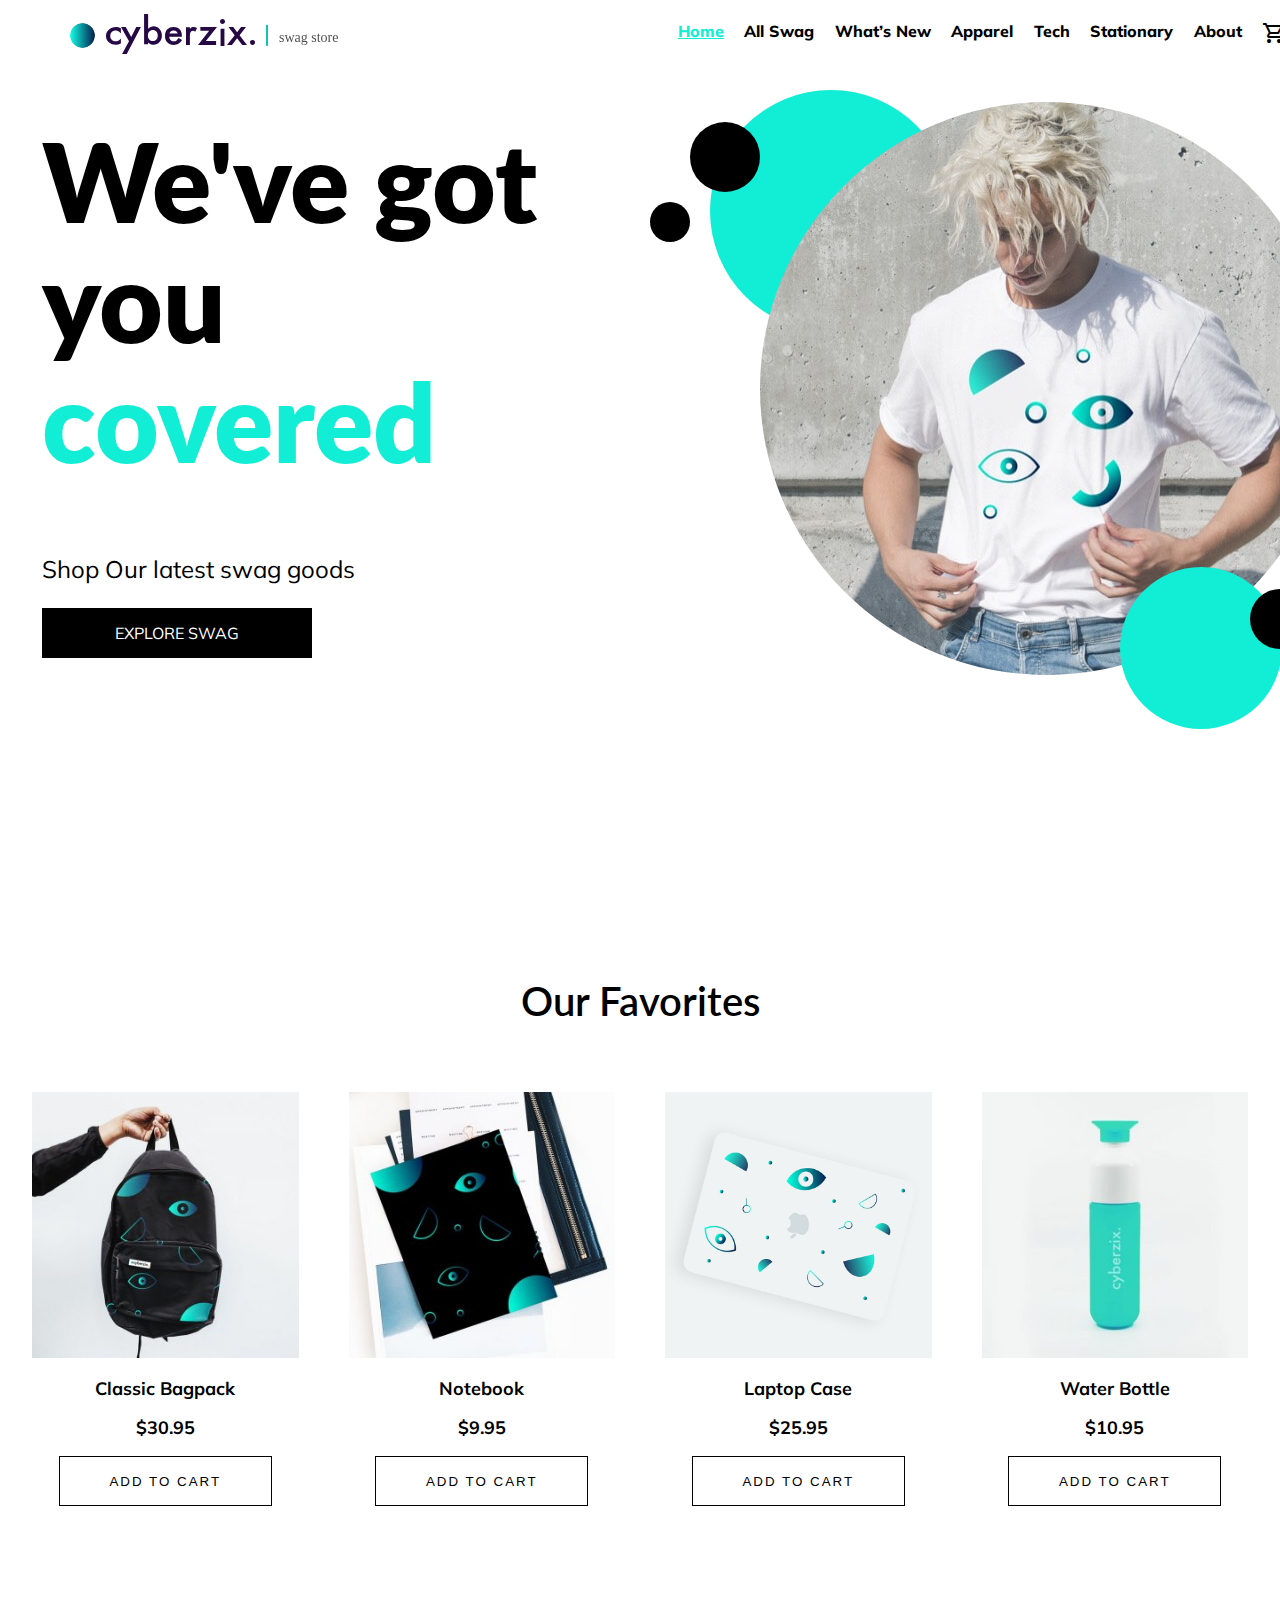
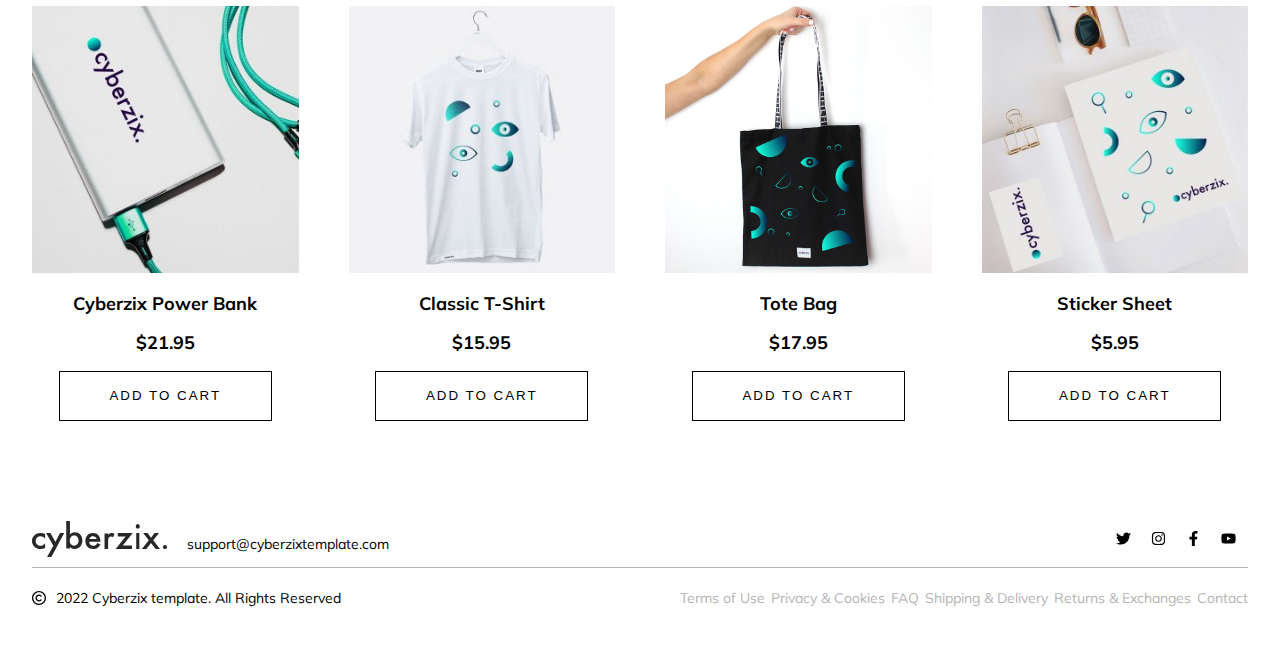
<file: index.html>
<!-- https://elementor.com/library/template-kit/merchandise-shop/preview/ -->
<!DOCTYPE html>
<html lang="en">
  <head>
    <meta charset="UTF-8" />
    <meta http-equiv="X-UA-Compatible" content="IE=edge" />
    <meta name="viewport" content="width=device-width, initial-scale=1.0" />
    <title>Cyberzix</title>
    <link rel="stylesheet" href="./style.css" />
    <link
      href="https://fonts.googleapis.com/css2?family=Mulish:wght@700&display=swap"
      rel="stylesheet"
    />
    <link
      href="https://fonts.googleapis.com/css2?family=Mulish&display=swap"
      rel="stylesheet"
    />
    <link
      rel="stylesheet"
      href="https://fonts.googleapis.com/css2?family=Material+Symbols+Outlined:opsz,wght,FILL,GRAD@48,400,0,0"
    />
    <link
      href="https://fonts.googleapis.com/css2?family=Lato:wght@900&display=swap"
      rel="stylesheet"
    />
  </head>
  <body>
    <div class="sticky">
      <nav class="navbar space">
        <div class="logo">
          <img src="./Images/Cyberzix-logo.svg" alt="" srcset="" />
        </div>
        <div class="home">
          <ul>
            <li class="first"><a href="./index.html">Home</a></li>
            <li><a href="">All Swag</a></li>
            <li><a href="">What’s New</a></li>
            <li><a href="">Apparel</a></li>
            <li><a href="">Tech</a></li>
            <li><a href="">Stationary</a></li>
            <li><a href="">About</a></li>
            <li>
              <a href=""
                ><span class="material-symbols-outlined">
                  shopping_cart
                </span></a
              >
            </li>
          </ul>
        </div>
      </nav>
    </div>

    <section class="intro space">
      <div class="explore-swag">
        <h1>
          We've got you
          <hr />
          <span>covered</span>
        </h1>
        <p>Shop Our latest swag goods</p>
        <button>EXPLORE SWAG</button>
      </div>

      <div class="image">
        <div class="green"></div>
        <div class="black"></div>
        <div class="small-black"></div>
        <img src="./Images/HomePage-Hero.jpg" alt="" srcset="" />
        <div class="d-green"></div>
        <div class="d-black"></div>
        <div class="d-small-black"></div>
      </div>
    </section>

    <section class="favorites space">
      <div class="Title">
        <h1>Our Favorites</h1>
      </div>
      <div class="fav-products">
        <div class="product">
          <img
            src="./Images/Back-PackArtboard-1-300x300.jpg"
            alt=""
            srcset=""
          />
          <p>Classic Bagpack</p>
          <p>$30.95</p>
          <button>ADD TO CART</button>
        </div>
        <div class="product">
          <img src="./Images/Note-bookBottle-300x300.jpg" alt="" srcset="" />
          <p>Notebook</p>
          <p>$9.95</p>
          <button>ADD TO CART</button>
        </div>
        <div class="product">
          <img src="./Images/Lap-top-Cover.jpg" alt="" srcset="" />
          <p>Laptop Case</p>
          <p>$25.95</p>
          <button>ADD TO CART</button>
        </div>
        <div class="product">
          <img src="./Images/BottleBottleBottle-300x300.jpg" alt="" srcset="" />
          <p>Water Bottle</p>
          <p>$10.95</p>
          <button>ADD TO CART</button>
        </div>
        <div class="product">
          <img src="./Images/Power-BankT-shirt-300x300.jpg" alt="" srcset="" />
          <p>Cyberzix Power Bank</p>
          <p>$21.95</p>
          <button>ADD TO CART</button>
        </div>
        <div class="product">
          <img src="./Images/T-shirtT-shirt-300x300.jpg" alt="" srcset="" />
          <p>Classic T-Shirt</p>
          <p>$15.95</p>
          <button>ADD TO CART</button>
        </div>
        <div class="product">
          <img src="./Images/Tote-bagTote-Bag.jpg" alt="" srcset="" />
          <p>Tote Bag</p>
          <p>$17.95</p>
          <button>ADD TO CART</button>
        </div>
        <div class="product">
          <img src="./Images/StckersSticker-300x300.jpg" alt="" srcset="" />
          <p>Sticker Sheet</p>
          <p>$5.95</p>
          <button>ADD TO CART</button>
        </div>
      </div>
    </section>

    <footer class="space">
      <div class="U-footer">
        <div class="logo">
          <a href=""
            ><img src="./Images/Cyberzix-logo_footer.svg" alt="" srcset=""
          /></a>

          <p>support@cyberzixtemplate.com</p>
        </div>

        <div class="media">
          <ul>
            <li>
              <a href=""><img src="./Images/twitter.svg" alt="" /></a>
            </li>
            <li>
              <a href=""><img src="./Images/instagram.svg" alt="" /></a>
            </li>
            <li>
              <a href=""><img src="./Images/facebook-f.svg" alt="" /></a>
            </li>
            <li>
              <a href=""><img src="./Images/youtube.svg" alt="" /></a>
            </li>
          </ul>
        </div>
      </div>

      <div class="L-footer">
        <div class="copywrite">
          <img src="./Images/copyright-regular.svg" alt="" /> 2022 Cyberzix
          template. All Rights Reserved
        </div>

        <div class="terms">
          <ul>
            <li><a href="">Terms of Use</a></li>
            <li><a href="">Privacy & Cookies</a></li>
            <li><a href="">FAQ</a></li>
            <li><a href="">Shipping & Delivery</a></li>
            <li><a href="">Returns & Exchanges</a></li>
            <li><a href="">Contact</a></li>
          </ul>
        </div>
      </div>
    </footer>
  </body>
</html>
</file>
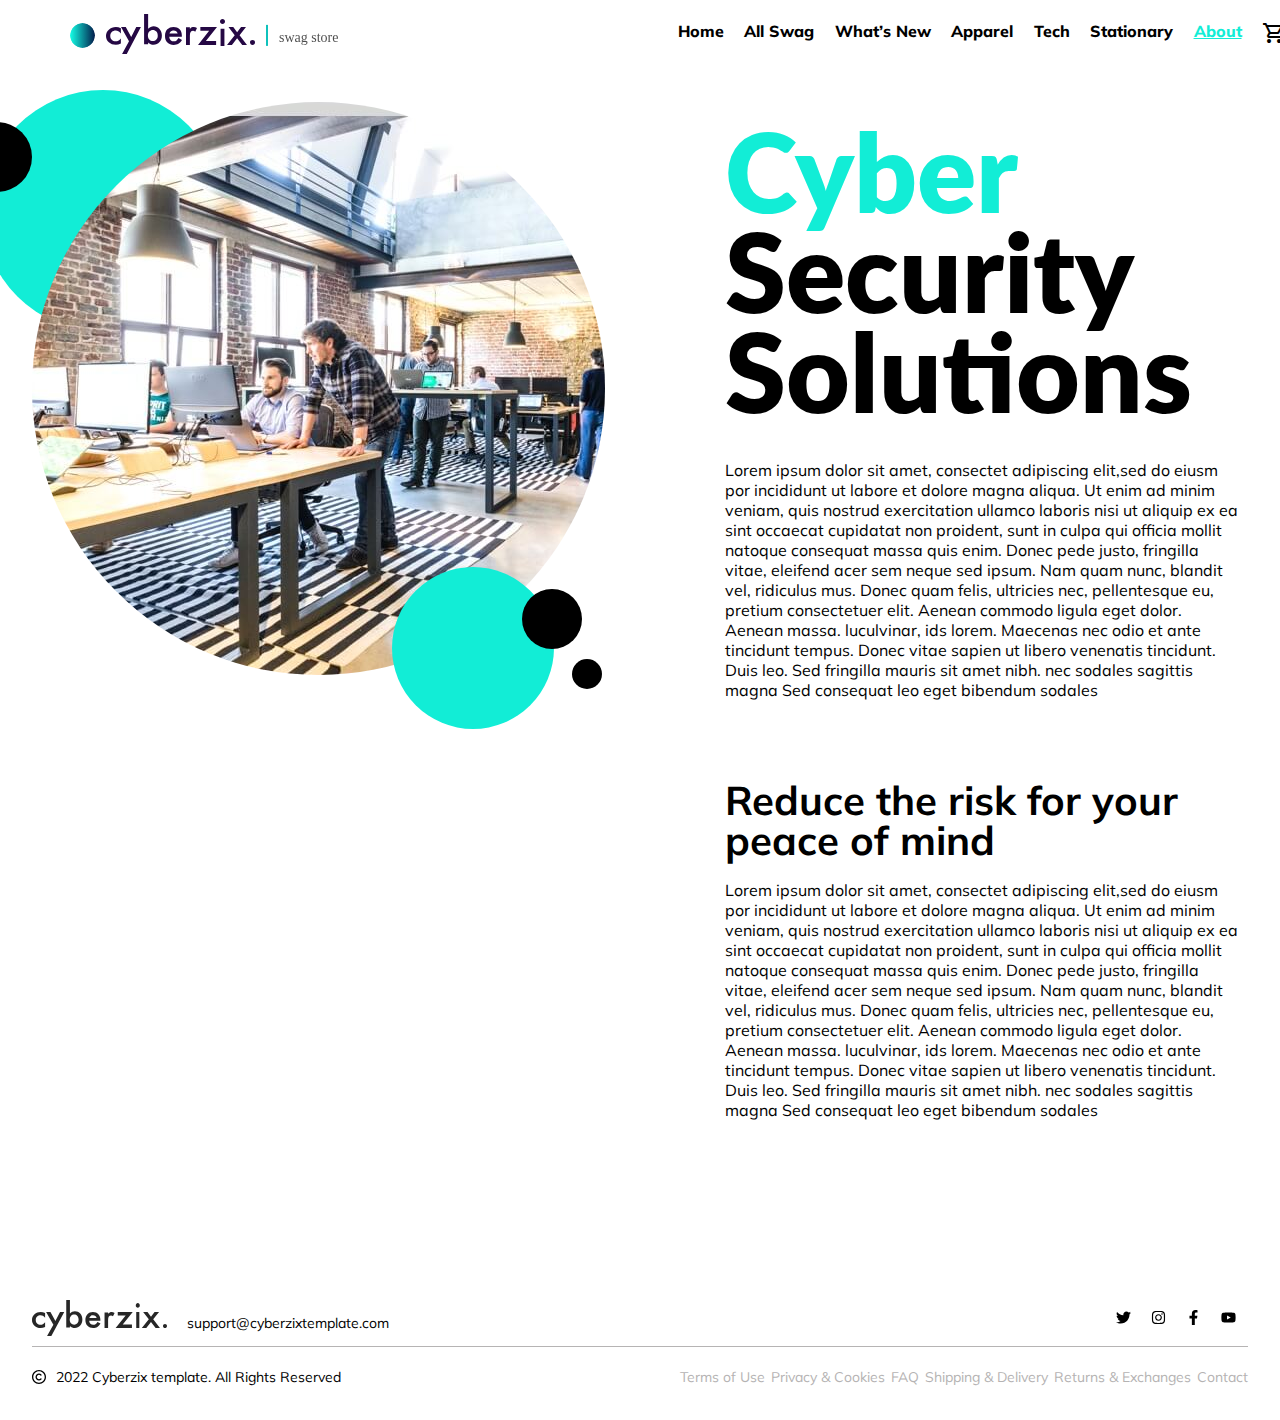
<file: About.html>
<!-- https://elementor.com/library/template-kit/merchandise-shop/preview/ -->
<!DOCTYPE html>
<html lang="en">
  <head>
    <meta charset="UTF-8" />
    <meta http-equiv="X-UA-Compatible" content="IE=edge" />
    <meta name="viewport" content="width=device-width, initial-scale=1.0" />
    <title>Cyberzix</title>
    <link rel="stylesheet" href="./About.css" />
    <link
      href="https://fonts.googleapis.com/css2?family=Mulish:wght@700&display=swap"
      rel="stylesheet"
    />
    <link
      href="https://fonts.googleapis.com/css2?family=Mulish&display=swap"
      rel="stylesheet"
    />
    <link
      rel="stylesheet"
      href="https://fonts.googleapis.com/css2?family=Material+Symbols+Outlined:opsz,wght,FILL,GRAD@48,400,0,0"
    />
    <link
      href="https://fonts.googleapis.com/css2?family=Lato:wght@900&display=swap"
      rel="stylesheet"
    />
  </head>
  <body>
    <div class="sticky">
      <nav class="navbar space">
        <div class="logo">
          <img src="./Images/Cyberzix-logo.svg" alt="" srcset="" />
        </div>
        <div class="home">
          <ul>
            <li><a href="./index.html">Home</a></li>
            <li><a href="./All-swag.html">All Swag</a></li>
            <li><a href="./What-new.html">What’s New</a></li>
            <li><a href="./Apparel.html">Apparel</a></li>
            <li><a href="./Tech.html">Tech</a></li>
            <li><a href="./stationary.html">Stationary</a></li>
            <li class="first"><a href="./About.html">About</a></li>
            <li>
              <a href=""
                ><span class="material-symbols-outlined">
                  shopping_cart
                </span></a
              >
            </li>
          </ul>
        </div>
      </nav>
    </div>

    <section class="intro space">
      <div class="image">
        <div class="green"></div>
        <div class="black"></div>
        <div class="small-black"></div>
        <img src="./Images/AboutPage-Hero.jpg" alt="" srcset="" />
        <div class="d-green"></div>
        <div class="d-black"></div>
        <div class="d-small-black"></div>
      </div>

      <div class="explore-swag">
        <h1>
          <span>Cyber</span>
          <hr />
          Security Solutions
        </h1>
        <p>
          Lorem ipsum dolor sit amet, consectet adipiscing elit,sed do eiusm por
          incididunt ut labore et dolore magna aliqua. Ut enim ad minim veniam,
          quis nostrud exercitation ullamco laboris nisi ut aliquip ex ea sint
          occaecat cupidatat non proident, sunt in culpa qui officia mollit
          natoque consequat massa quis enim. Donec pede justo, fringilla vitae,
          eleifend acer sem neque sed ipsum. Nam quam nunc, blandit vel,
          ridiculus mus. Donec quam felis, ultricies nec, pellentesque eu,
          pretium consectetuer elit. Aenean commodo ligula eget dolor. Aenean
          massa. luculvinar, ids lorem. Maecenas nec odio et ante tincidunt
          tempus. Donec vitae sapien ut libero venenatis tincidunt. Duis leo.
          Sed fringilla mauris sit amet nibh. nec sodales sagittis magna Sed
          consequat leo eget bibendum sodales
        </p>

        <h3>Reduce the risk for your peace of mind</h3>
        <p>
          Lorem ipsum dolor sit amet, consectet adipiscing elit,sed do eiusm por
          incididunt ut labore et dolore magna aliqua. Ut enim ad minim veniam,
          quis nostrud exercitation ullamco laboris nisi ut aliquip ex ea sint
          occaecat cupidatat non proident, sunt in culpa qui officia mollit
          natoque consequat massa quis enim. Donec pede justo, fringilla vitae,
          eleifend acer sem neque sed ipsum. Nam quam nunc, blandit vel,
          ridiculus mus. Donec quam felis, ultricies nec, pellentesque eu,
          pretium consectetuer elit. Aenean commodo ligula eget dolor. Aenean
          massa. luculvinar, ids lorem. Maecenas nec odio et ante tincidunt
          tempus. Donec vitae sapien ut libero venenatis tincidunt. Duis leo.
          Sed fringilla mauris sit amet nibh. nec sodales sagittis magna Sed
          consequat leo eget bibendum sodales
        </p>
      </div>
    </section>

    <footer class="space">
      <div class="U-footer">
        <div class="logo">
          <a href=""
            ><img src="./Images/Cyberzix-logo_footer.svg" alt="" srcset=""
          /></a>

          <p>support@cyberzixtemplate.com</p>
        </div>

        <div class="media">
          <ul>
            <li>
              <a href=""><img src="./Images/twitter.svg" alt="" /></a>
            </li>
            <li>
              <a href=""><img src="./Images/instagram.svg" alt="" /></a>
            </li>
            <li>
              <a href=""><img src="./Images/facebook-f.svg" alt="" /></a>
            </li>
            <li>
              <a href=""><img src="./Images/youtube.svg" alt="" /></a>
            </li>
          </ul>
        </div>
      </div>

      <div class="L-footer">
        <div class="copywrite">
          <img src="./Images/copyright-regular.svg" alt="" /> 2022 Cyberzix
          template. All Rights Reserved
        </div>

        <div class="terms">
          <ul>
            <li><a href="">Terms of Use</a></li>
            <li><a href="">Privacy & Cookies</a></li>
            <li><a href="">FAQ</a></li>
            <li><a href="">Shipping & Delivery</a></li>
            <li><a href="">Returns & Exchanges</a></li>
            <li><a href="">Contact</a></li>
          </ul>
        </div>
      </div>
    </footer>
  </body>
</html>
</file>
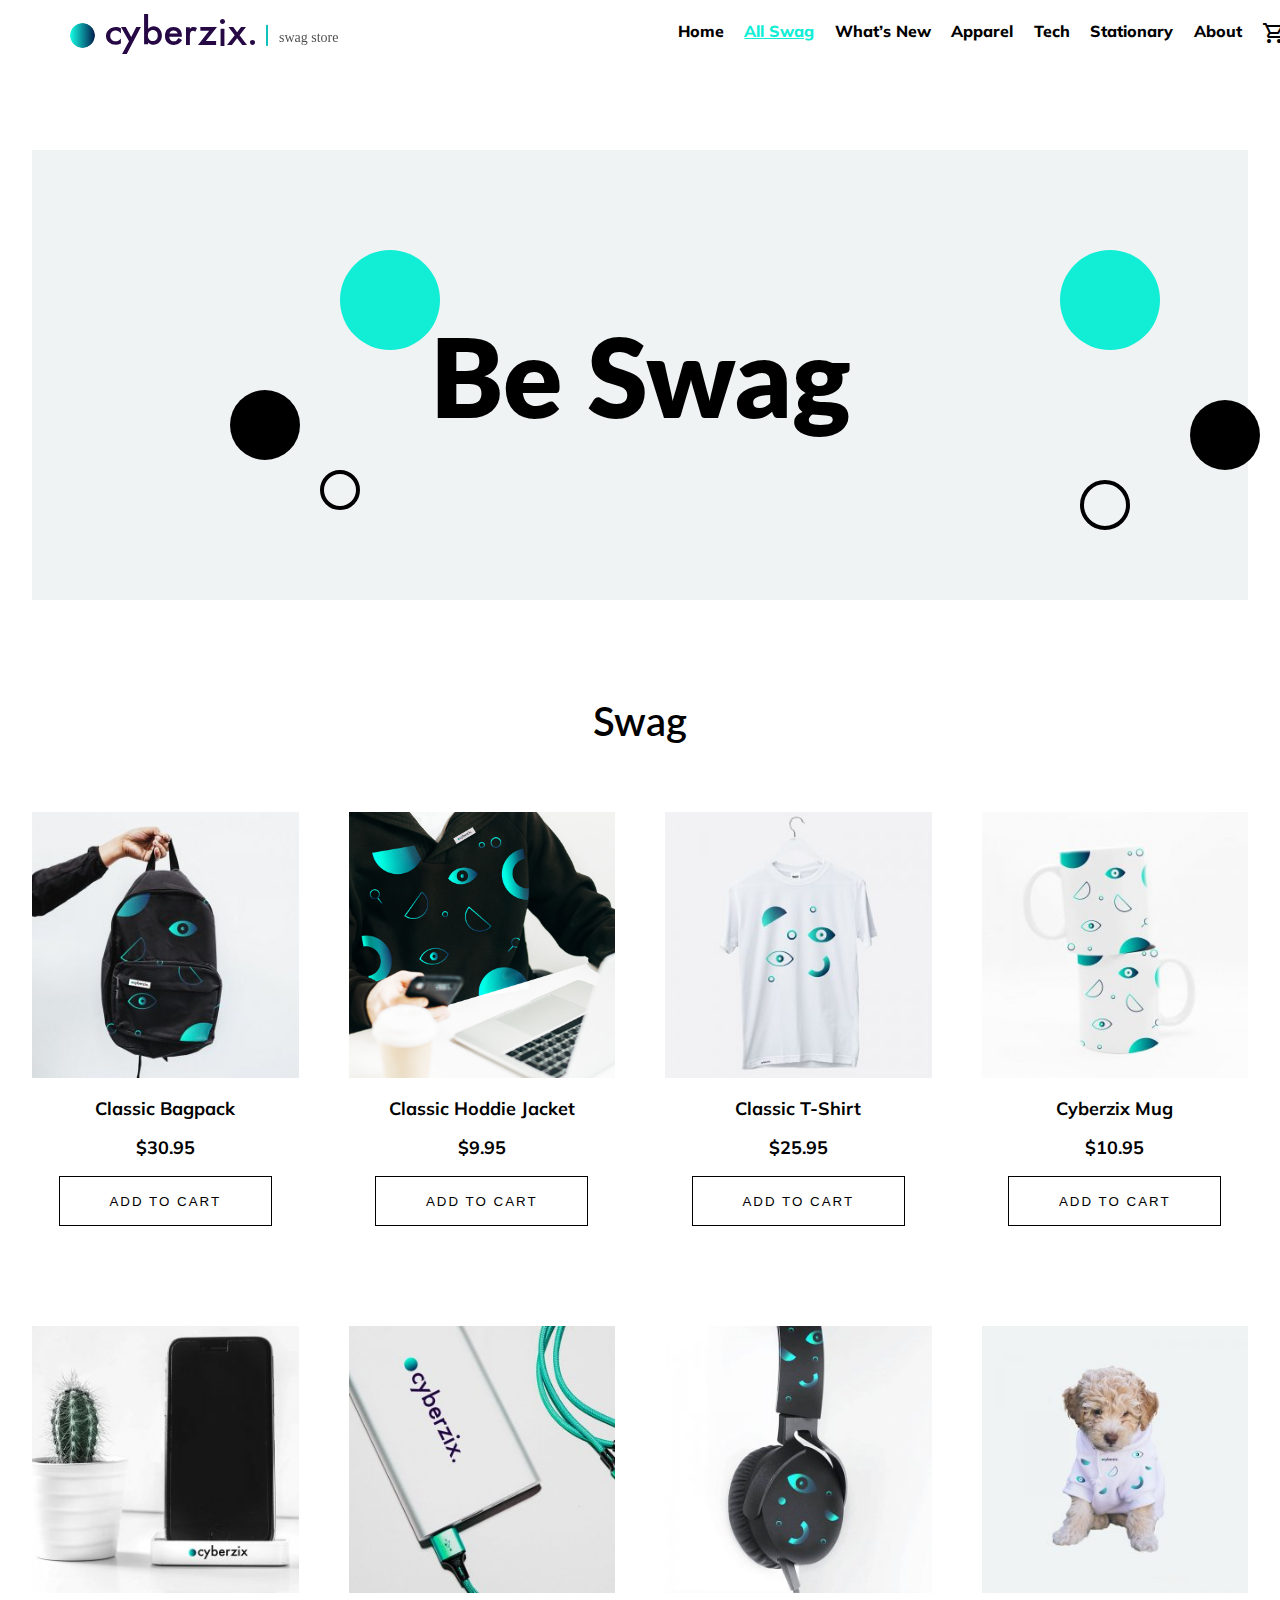
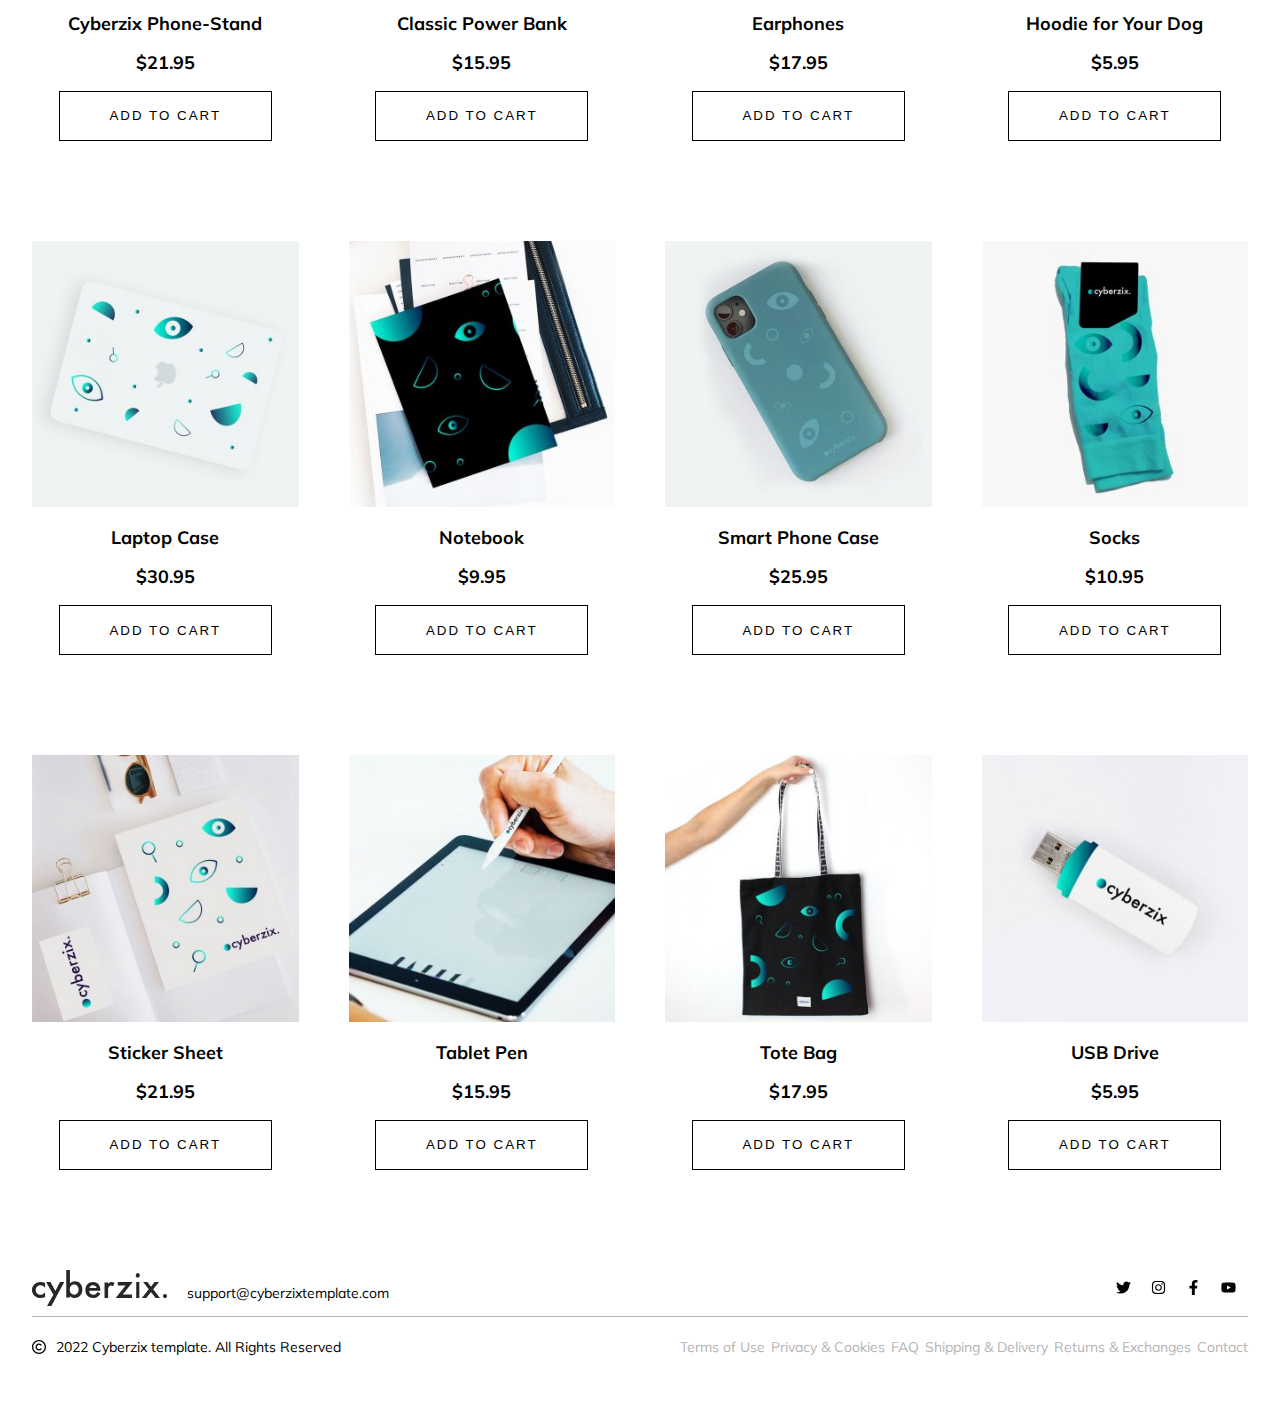
<file: All-swag.html>
<!-- https://elementor.com/library/template-kit/merchandise-shop/preview/ -->
<!DOCTYPE html>
<html lang="en">
  <head>
    <meta charset="UTF-8" />
    <meta http-equiv="X-UA-Compatible" content="IE=edge" />
    <meta name="viewport" content="width=device-width, initial-scale=1.0" />
    <title>Cyberzix</title>
    <link rel="stylesheet" href="./Swag-images.css" />
    <link
      href="https://fonts.googleapis.com/css2?family=Mulish:wght@700&display=swap"
      rel="stylesheet"
    />
    <link
      href="https://fonts.googleapis.com/css2?family=Mulish&display=swap"
      rel="stylesheet"
    />
    <link
      rel="stylesheet"
      href="https://fonts.googleapis.com/css2?family=Material+Symbols+Outlined:opsz,wght,FILL,GRAD@48,400,0,0"
    />
    <link
      href="https://fonts.googleapis.com/css2?family=Lato:wght@900&display=swap"
      rel="stylesheet"
    />
  </head>
  <body>
    <div class="sticky">
      <nav class="navbar space">
        <div class="logo">
          <img src="./Images/Cyberzix-logo.svg" alt="" srcset="" />
        </div>
        <div class="home">
          <ul>
            <li><a href="./index.html">Home</a></li>
            <li class="first"><a href="./All-swag.html">All Swag</a></li>
            <li><a href="./What-new.html">What’s New</a></li>
            <li><a href="./Apparel.html">Apparel</a></li>
            <li><a href="./Tech.html">Tech</a></li>
            <li><a href="./stationary.html">Stationary</a></li>
            <li><a href="./About.html">About</a></li>
            <li>
              <a href=""
                ><span class="material-symbols-outlined">
                  shopping_cart
                </span></a
              >
            </li>
          </ul>
        </div>
      </nav>
    </div>

    <section class="Be-swag space">
      <h1>Be Swag</h1>
    </section>

    <div class="green"></div>
    <div class="black"></div>
    <div class="small-black"></div>
    <div class="d-green"></div>
    <div class="d-black"></div>
    <div class="d-small-black"></div>

    <section class="favorites space">
      <div class="Title">
        <h1>Swag</h1>
      </div>
      <div class="fav-products">
        <div class="product">
          <img
            src="./Swag-images/Back-PackArtboard-1-300x300.jpg"
            alt=""
            srcset=""
          />
          <p>Classic Bagpack</p>
          <p>$30.95</p>
          <button>ADD TO CART</button>
        </div>
        <div class="product">
          <img
            src="./Swag-images/Clossic-hoddieHoodieHoodie.jpg"
            alt=""
            srcset=""
          />
          <p>Classic Hoddie Jacket</p>
          <p>$9.95</p>
          <button>ADD TO CART</button>
        </div>
        <div class="product">
          <img
            src="./Swag-images/T-shirtT-shirt-300x300.jpg"
            alt=""
            srcset=""
          />
          <p>Classic T-Shirt</p>
          <p>$25.95</p>
          <button>ADD TO CART</button>
        </div>
        <div class="product">
          <img src="./Swag-images/mugsMugs-300x300.jpg" alt="" srcset="" />
          <p>Cyberzix Mug</p>
          <p>$10.95</p>
          <button>ADD TO CART</button>
        </div>
        <div class="product">
          <img
            src="./Swag-images/Iphone-StandIphone-Stand-300x300.jpg"
            alt=""
            srcset=""
          />
          <p>Cyberzix Phone-Stand</p>
          <p>$21.95</p>
          <button>ADD TO CART</button>
        </div>
        <div class="product">
          <img
            src="./Swag-images/Power-BankT-shirt-300x300.jpg"
            alt=""
            srcset=""
          />
          <p>Classic Power Bank</p>
          <p>$15.95</p>
          <button>ADD TO CART</button>
        </div>
        <div class="product">
          <img
            src="./Swag-images/earphonesEarphones-020820-300x300.jpg"
            alt=""
            srcset=""
          />
          <p>Earphones</p>
          <p>$17.95</p>
          <button>ADD TO CART</button>
        </div>
        <div class="product">
          <img
            src="./Swag-images/Dog-hoodieDog-HoodieDog-Hoodie-300x300.jpg"
            alt=""
            srcset=""
          />
          <p>Hoodie for Your Dog</p>
          <p>$5.95</p>
          <button>ADD TO CART</button>
        </div>
        <div class="product">
          <img src="./Swag-images/Lap-top-Cover-300x300.jpg" alt="" srcset="" />
          <p>Laptop Case</p>
          <p>$30.95</p>
          <button>ADD TO CART</button>
        </div>
        <div class="product">
          <img
            src="./Swag-images/Note-bookBottle-300x300.jpg"
            alt=""
            srcset=""
          />
          <p>Notebook</p>
          <p>$9.95</p>
          <button>ADD TO CART</button>
        </div>
        <div class="product">
          <img src="./Swag-images/Iphone-Case-300x300.jpg" alt="" srcset="" />
          <p>Smart Phone Case</p>
          <p>$25.95</p>
          <button>ADD TO CART</button>
        </div>
        <div class="product">
          <img
            src="./Swag-images/SocksSocks-300x300 (1).jpg"
            alt=""
            srcset=""
          />
          <p>Socks</p>
          <p>$10.95</p>
          <button>ADD TO CART</button>
        </div>
        <div class="product">
          <img
            src="./Swag-images/StckersSticker-300x300.jpg"
            alt=""
            srcset=""
          />
          <p>Sticker Sheet</p>
          <p>$21.95</p>
          <button>ADD TO CART</button>
        </div>
        <div class="product">
          <img src="./Swag-images/Apple-pen-300x300.jpg" alt="" srcset="" />
          <p>Tablet Pen</p>
          <p>$15.95</p>
          <button>ADD TO CART</button>
        </div>
        <div class="product">
          <img
            src="./Swag-images/Tote-bagTote-Bag-300x300.jpg"
            alt=""
            srcset=""
          />
          <p>Tote Bag</p>
          <p>$17.95</p>
          <button>ADD TO CART</button>
        </div>
        <div class="product">
          <img src="./Swag-images/USbUSB-190720-300x300.jpg" alt="" srcset="" />
          <p>USB Drive</p>
          <p>$5.95</p>
          <button>ADD TO CART</button>
        </div>
      </div>
    </section>

    <footer class="space">
      <div class="U-footer">
        <div class="logo">
          <a href=""
            ><img src="./Images/Cyberzix-logo_footer.svg" alt="" srcset=""
          /></a>

          <p>support@cyberzixtemplate.com</p>
        </div>

        <div class="media">
          <ul>
            <li>
              <a href=""><img src="./Images/twitter.svg" alt="" /></a>
            </li>
            <li>
              <a href=""><img src="./Images/instagram.svg" alt="" /></a>
            </li>
            <li>
              <a href=""><img src="./Images/facebook-f.svg" alt="" /></a>
            </li>
            <li>
              <a href=""><img src="./Images/youtube.svg" alt="" /></a>
            </li>
          </ul>
        </div>
      </div>

      <div class="L-footer">
        <div class="copywrite">
          <img src="./Images/copyright-regular.svg" alt="" /> 2022 Cyberzix
          template. All Rights Reserved
        </div>

        <div class="terms">
          <ul>
            <li><a href="">Terms of Use</a></li>
            <li><a href="">Privacy & Cookies</a></li>
            <li><a href="">FAQ</a></li>
            <li><a href="">Shipping & Delivery</a></li>
            <li><a href="">Returns & Exchanges</a></li>
            <li><a href="">Contact</a></li>
          </ul>
        </div>
      </div>
    </footer>
  </body>
</html>
</file>
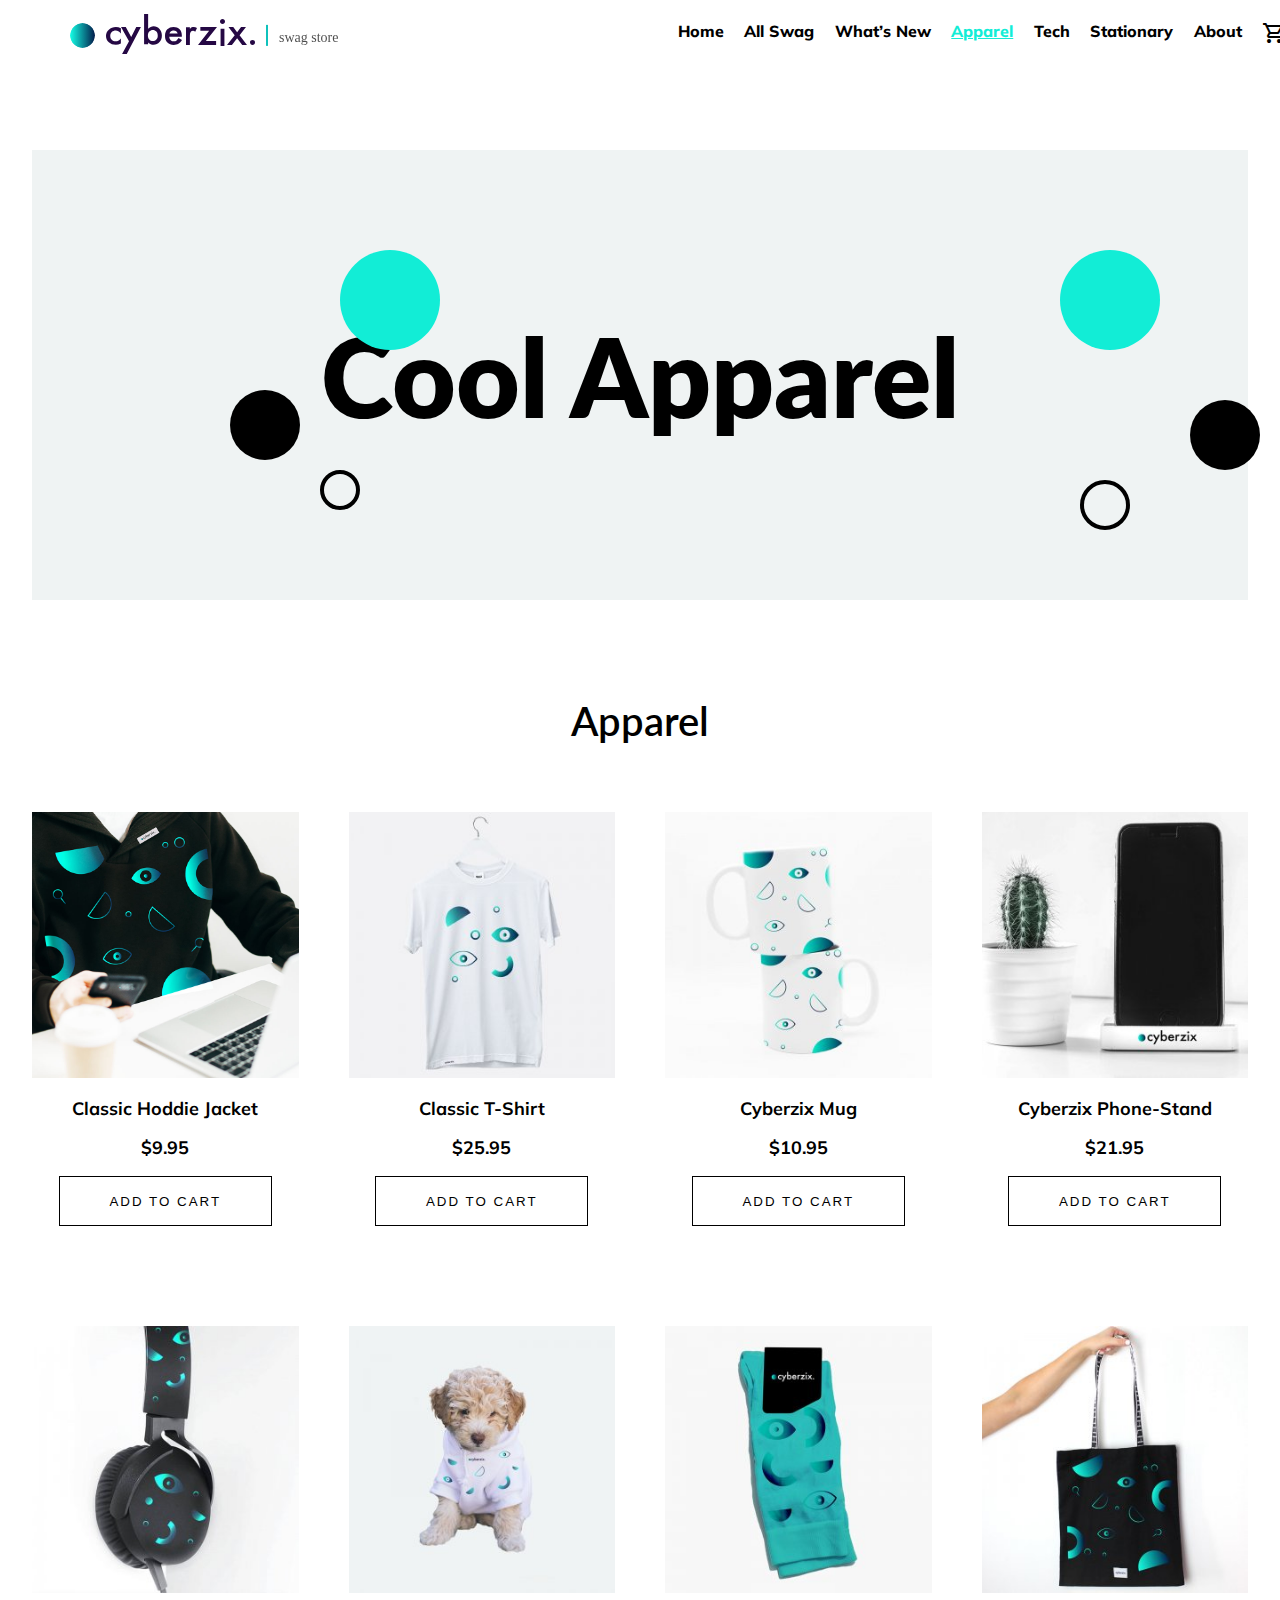
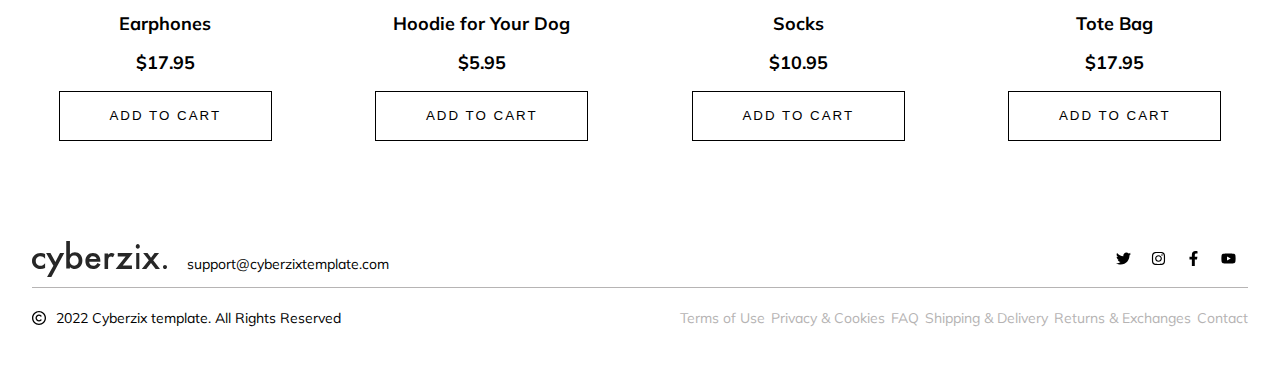
<file: Apparel.html>
<!-- https://elementor.com/library/template-kit/merchandise-shop/preview/ -->
<!DOCTYPE html>
<html lang="en">
  <head>
    <meta charset="UTF-8" />
    <meta http-equiv="X-UA-Compatible" content="IE=edge" />
    <meta name="viewport" content="width=device-width, initial-scale=1.0" />
    <title>Cyberzix</title>
    <link rel="stylesheet" href="./Swag-images.css" />
    <link
      href="https://fonts.googleapis.com/css2?family=Mulish:wght@700&display=swap"
      rel="stylesheet"
    />
    <link
      href="https://fonts.googleapis.com/css2?family=Mulish&display=swap"
      rel="stylesheet"
    />
    <link
      rel="stylesheet"
      href="https://fonts.googleapis.com/css2?family=Material+Symbols+Outlined:opsz,wght,FILL,GRAD@48,400,0,0"
    />
    <link
      href="https://fonts.googleapis.com/css2?family=Lato:wght@900&display=swap"
      rel="stylesheet"
    />
  </head>
  <body>
    <div class="sticky">
      <nav class="navbar space">
        <div class="logo">
          <img src="./Images/Cyberzix-logo.svg" alt="" srcset="" />
        </div>
        <div class="home">
          <ul>
            <li><a href="./index.html">Home</a></li>
            <li><a href="./All-swag.html">All Swag</a></li>
            <li><a href="./What-new.html">What’s New</a></li>
            <li class="first"><a href="./Apparel.html">Apparel</a></li>
            <li><a href="./Tech.html">Tech</a></li>
            <li><a href="./stationary.html">Stationary</a></li>
            <li><a href="./About.html">About</a></li>
            <li>
              <a href=""
                ><span class="material-symbols-outlined">
                  shopping_cart
                </span></a
              >
            </li>
          </ul>
        </div>
      </nav>
    </div>

    <section class="Be-swag space">
      <h1>Cool Apparel</h1>
    </section>

    <div class="green"></div>
    <div class="black"></div>
    <div class="small-black"></div>
    <div class="d-green"></div>
    <div class="d-black"></div>
    <div class="d-small-black"></div>

    <section class="favorites space">
      <div class="Title">
        <h1>Apparel</h1>
      </div>
      <div class="fav-products">
        <div class="product">
          <img
            src="./Swag-images/Clossic-hoddieHoodieHoodie.jpg"
            alt=""
            srcset=""
          />
          <p>Classic Hoddie Jacket</p>
          <p>$9.95</p>
          <button>ADD TO CART</button>
        </div>
        <div class="product">
          <img
            src="./Swag-images/T-shirtT-shirt-300x300.jpg"
            alt=""
            srcset=""
          />
          <p>Classic T-Shirt</p>
          <p>$25.95</p>
          <button>ADD TO CART</button>
        </div>
        <div class="product">
          <img src="./Swag-images/mugsMugs-300x300.jpg" alt="" srcset="" />
          <p>Cyberzix Mug</p>
          <p>$10.95</p>
          <button>ADD TO CART</button>
        </div>
        <div class="product">
          <img
            src="./Swag-images/Iphone-StandIphone-Stand-300x300.jpg"
            alt=""
            srcset=""
          />
          <p>Cyberzix Phone-Stand</p>
          <p>$21.95</p>
          <button>ADD TO CART</button>
        </div>
        <div class="product">
          <img
            src="./Swag-images/earphonesEarphones-020820-300x300.jpg"
            alt=""
            srcset=""
          />
          <p>Earphones</p>
          <p>$17.95</p>
          <button>ADD TO CART</button>
        </div>
        <div class="product">
          <img
            src="./Swag-images/Dog-hoodieDog-HoodieDog-Hoodie-300x300.jpg"
            alt=""
            srcset=""
          />
          <p>Hoodie for Your Dog</p>
          <p>$5.95</p>
          <button>ADD TO CART</button>
        </div>
        <div class="product">
          <img
            src="./Swag-images/SocksSocks-300x300 (1).jpg"
            alt=""
            srcset=""
          />
          <p>Socks</p>
          <p>$10.95</p>
          <button>ADD TO CART</button>
        </div>
        <div class="product">
          <img
            src="./Swag-images/Tote-bagTote-Bag-300x300.jpg"
            alt=""
            srcset=""
          />
          <p>Tote Bag</p>
          <p>$17.95</p>
          <button>ADD TO CART</button>
        </div>
    </section>

    <footer class="space">
      <div class="U-footer">
        <div class="logo">
          <a href=""
            ><img src="./Images/Cyberzix-logo_footer.svg" alt="" srcset=""
          /></a>

          <p>support@cyberzixtemplate.com</p>
        </div>

        <div class="media">
          <ul>
            <li>
              <a href=""><img src="./Images/twitter.svg" alt="" /></a>
            </li>
            <li>
              <a href=""><img src="./Images/instagram.svg" alt="" /></a>
            </li>
            <li>
              <a href=""><img src="./Images/facebook-f.svg" alt="" /></a>
            </li>
            <li>
              <a href=""><img src="./Images/youtube.svg" alt="" /></a>
            </li>
          </ul>
        </div>
      </div>

      <div class="L-footer">
        <div class="copywrite">
          <img src="./Images/copyright-regular.svg" alt="" /> 2022 Cyberzix
          template. All Rights Reserved
        </div>

        <div class="terms">
          <ul>
            <li><a href="">Terms of Use</a></li>
            <li><a href="">Privacy & Cookies</a></li>
            <li><a href="">FAQ</a></li>
            <li><a href="">Shipping & Delivery</a></li>
            <li><a href="">Returns & Exchanges</a></li>
            <li><a href="">Contact</a></li>
          </ul>
        </div>
      </div>
    </footer>
  </body>
</html>
</file>
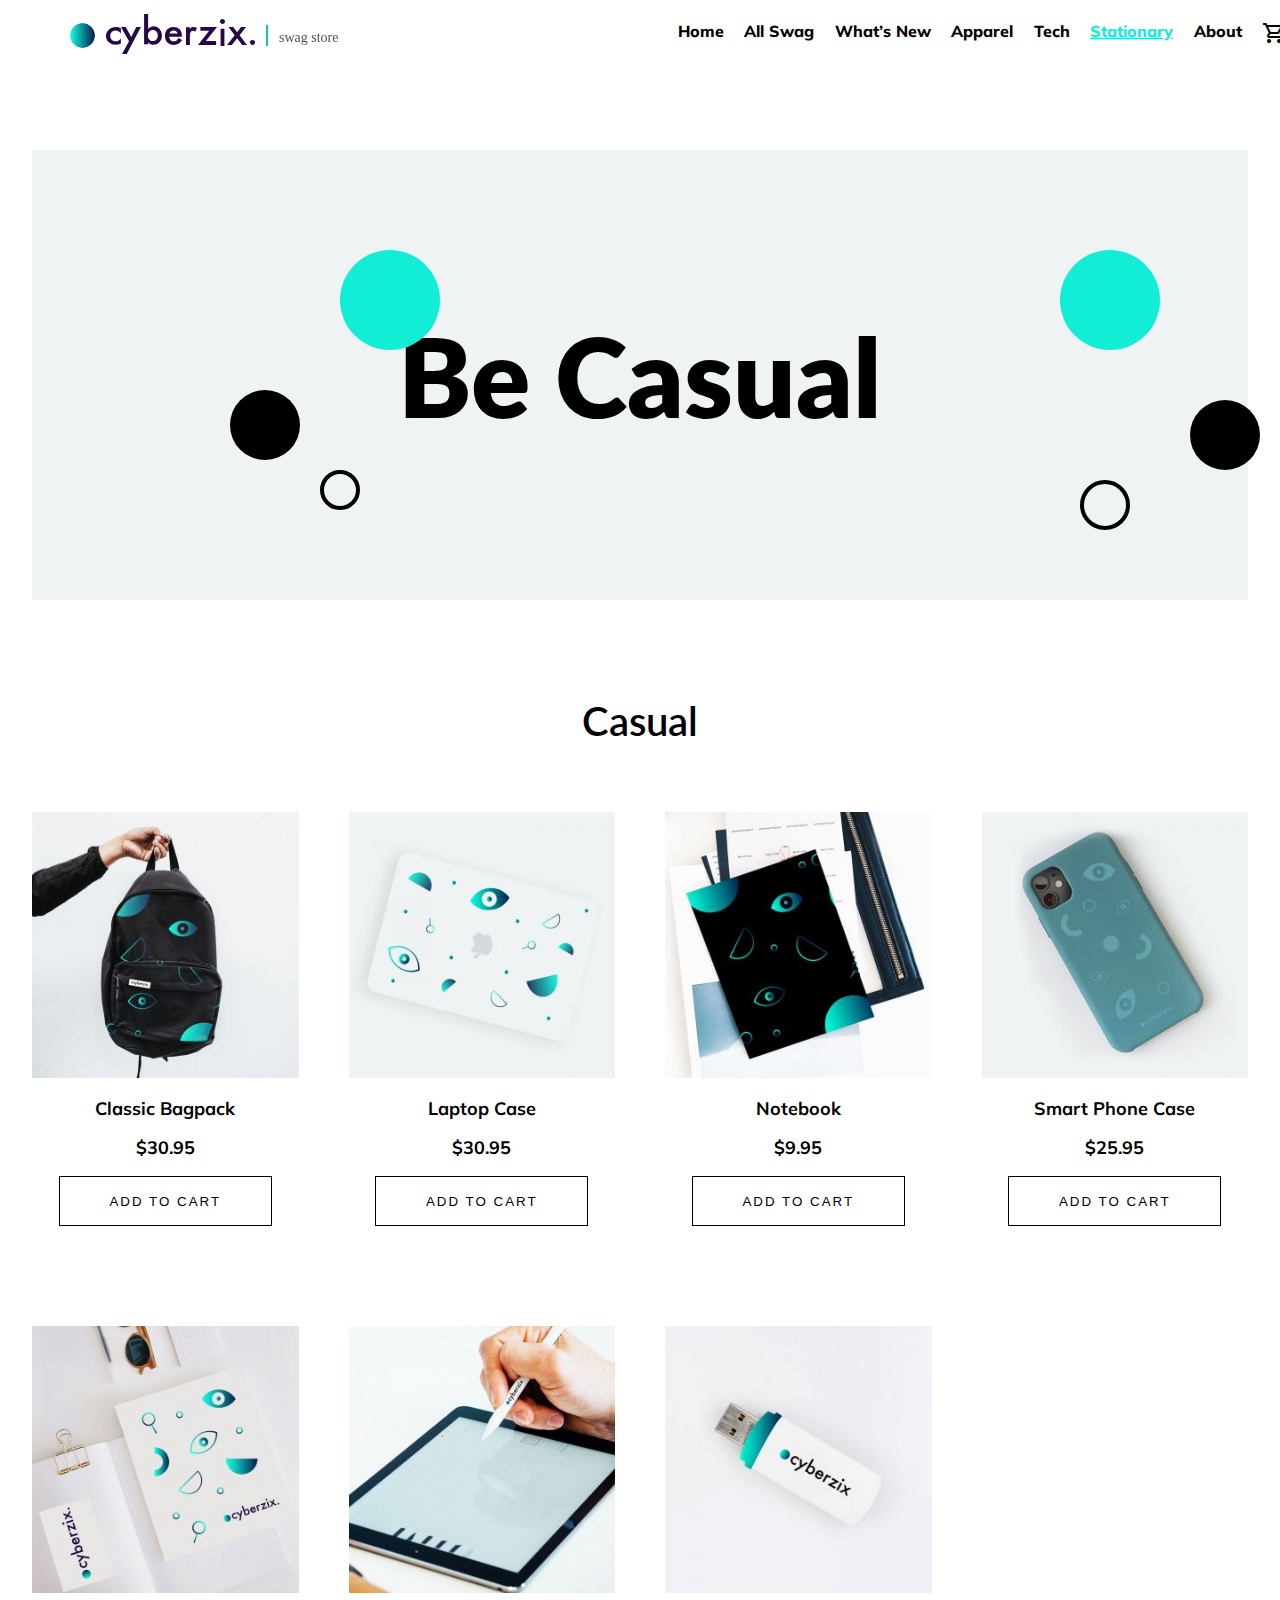
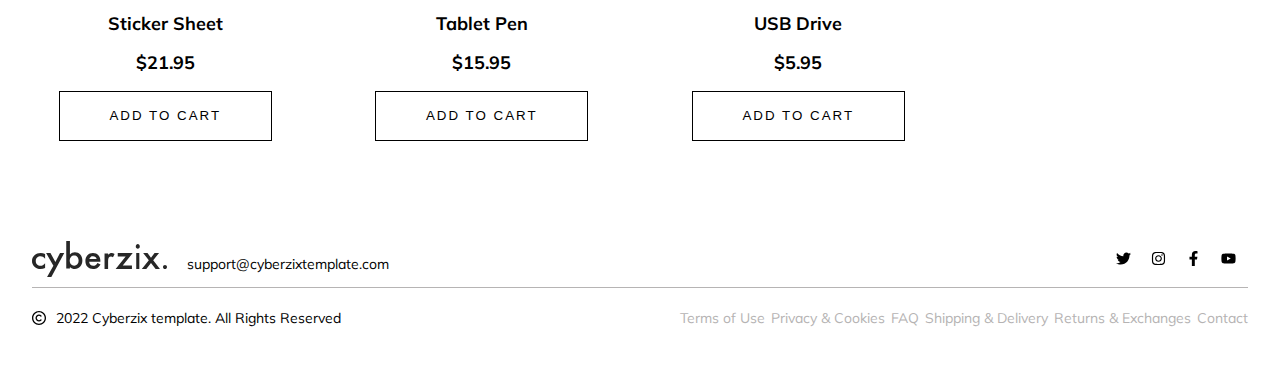
<file: stationary.html>
<!-- https://elementor.com/library/template-kit/merchandise-shop/preview/ -->
<!DOCTYPE html>
<html lang="en">
  <head>
    <meta charset="UTF-8" />
    <meta http-equiv="X-UA-Compatible" content="IE=edge" />
    <meta name="viewport" content="width=device-width, initial-scale=1.0" />
    <title>Cyberzix</title>
    <link rel="stylesheet" href="./Swag-images.css" />
    <link
      href="https://fonts.googleapis.com/css2?family=Mulish:wght@700&display=swap"
      rel="stylesheet"
    />
    <link
      href="https://fonts.googleapis.com/css2?family=Mulish&display=swap"
      rel="stylesheet"
    />
    <link
      rel="stylesheet"
      href="https://fonts.googleapis.com/css2?family=Material+Symbols+Outlined:opsz,wght,FILL,GRAD@48,400,0,0"
    />
    <link
      href="https://fonts.googleapis.com/css2?family=Lato:wght@900&display=swap"
      rel="stylesheet"
    />
  </head>
  <body>
    <div class="sticky">
      <nav class="navbar space">
        <div class="logo">
          <img src="./Images/Cyberzix-logo.svg" alt="" srcset="" />
        </div>
        <div class="home">
          <ul>
            <li><a href="./index.html">Home</a></li>
            <li><a href="./All-swag.html">All Swag</a></li>
            <li><a href="./What-new.html">What’s New</a></li>
            <li><a href="./Apparel.html">Apparel</a></li>
            <li><a href="./Tech.html">Tech</a></li>
            <li class="first"><a href="./stationary.html">Stationary</a></li>
            <li><a href="./About.html">About</a></li>
            <li>
              <a href=""
                ><span class="material-symbols-outlined">
                  shopping_cart
                </span></a
              >
            </li>
          </ul>
        </div>
      </nav>
    </div>

    <section class="Be-swag space">
      <h1>Be Casual</h1>
    </section>

    <div class="green"></div>
    <div class="black"></div>
    <div class="small-black"></div>
    <div class="d-green"></div>
    <div class="d-black"></div>
    <div class="d-small-black"></div>

    <section class="favorites space">
      <div class="Title">
        <h1>Casual</h1>
      </div>
      <div class="fav-products">
        <div class="product">
          <img
            src="./Swag-images/Back-PackArtboard-1-300x300.jpg"
            alt=""
            srcset=""
          />
          <p>Classic Bagpack</p>
          <p>$30.95</p>
          <button>ADD TO CART</button>
        </div>
        <div class="product">
          <img src="./Swag-images/Lap-top-Cover-300x300.jpg" alt="" srcset="" />
          <p>Laptop Case</p>
          <p>$30.95</p>
          <button>ADD TO CART</button>
        </div>
        <div class="product">
          <img
            src="./Swag-images/Note-bookBottle-300x300.jpg"
            alt=""
            srcset=""
          />
          <p>Notebook</p>
          <p>$9.95</p>
          <button>ADD TO CART</button>
        </div>
        <div class="product">
          <img src="./Swag-images/Iphone-Case-300x300.jpg" alt="" srcset="" />
          <p>Smart Phone Case</p>
          <p>$25.95</p>
          <button>ADD TO CART</button>
        </div>
        <div class="product">
          <img
            src="./Swag-images/StckersSticker-300x300.jpg"
            alt=""
            srcset=""
          />
          <p>Sticker Sheet</p>
          <p>$21.95</p>
          <button>ADD TO CART</button>
        </div>
        <div class="product">
          <img src="./Swag-images/Apple-pen-300x300.jpg" alt="" srcset="" />
          <p>Tablet Pen</p>
          <p>$15.95</p>
          <button>ADD TO CART</button>
        </div>
        <div class="product">
          <img src="./Swag-images/USbUSB-190720-300x300.jpg" alt="" srcset="" />
          <p>USB Drive</p>
          <p>$5.95</p>
          <button>ADD TO CART</button>
        </div>
      </div>
    </section>

    <footer class="space">
      <div class="U-footer">
        <div class="logo">
          <a href=""
            ><img src="./Images/Cyberzix-logo_footer.svg" alt="" srcset=""
          /></a>

          <p>support@cyberzixtemplate.com</p>
        </div>

        <div class="media">
          <ul>
            <li>
              <a href=""><img src="./Images/twitter.svg" alt="" /></a>
            </li>
            <li>
              <a href=""><img src="./Images/instagram.svg" alt="" /></a>
            </li>
            <li>
              <a href=""><img src="./Images/facebook-f.svg" alt="" /></a>
            </li>
            <li>
              <a href=""><img src="./Images/youtube.svg" alt="" /></a>
            </li>
          </ul>
        </div>
      </div>

      <div class="L-footer">
        <div class="copywrite">
          <img src="./Images/copyright-regular.svg" alt="" /> 2022 Cyberzix
          template. All Rights Reserved
        </div>

        <div class="terms">
          <ul>
            <li><a href="">Terms of Use</a></li>
            <li><a href="">Privacy & Cookies</a></li>
            <li><a href="">FAQ</a></li>
            <li><a href="">Shipping & Delivery</a></li>
            <li><a href="">Returns & Exchanges</a></li>
            <li><a href="">Contact</a></li>
          </ul>
        </div>
      </div>
    </footer>
  </body>
</html>
</file>
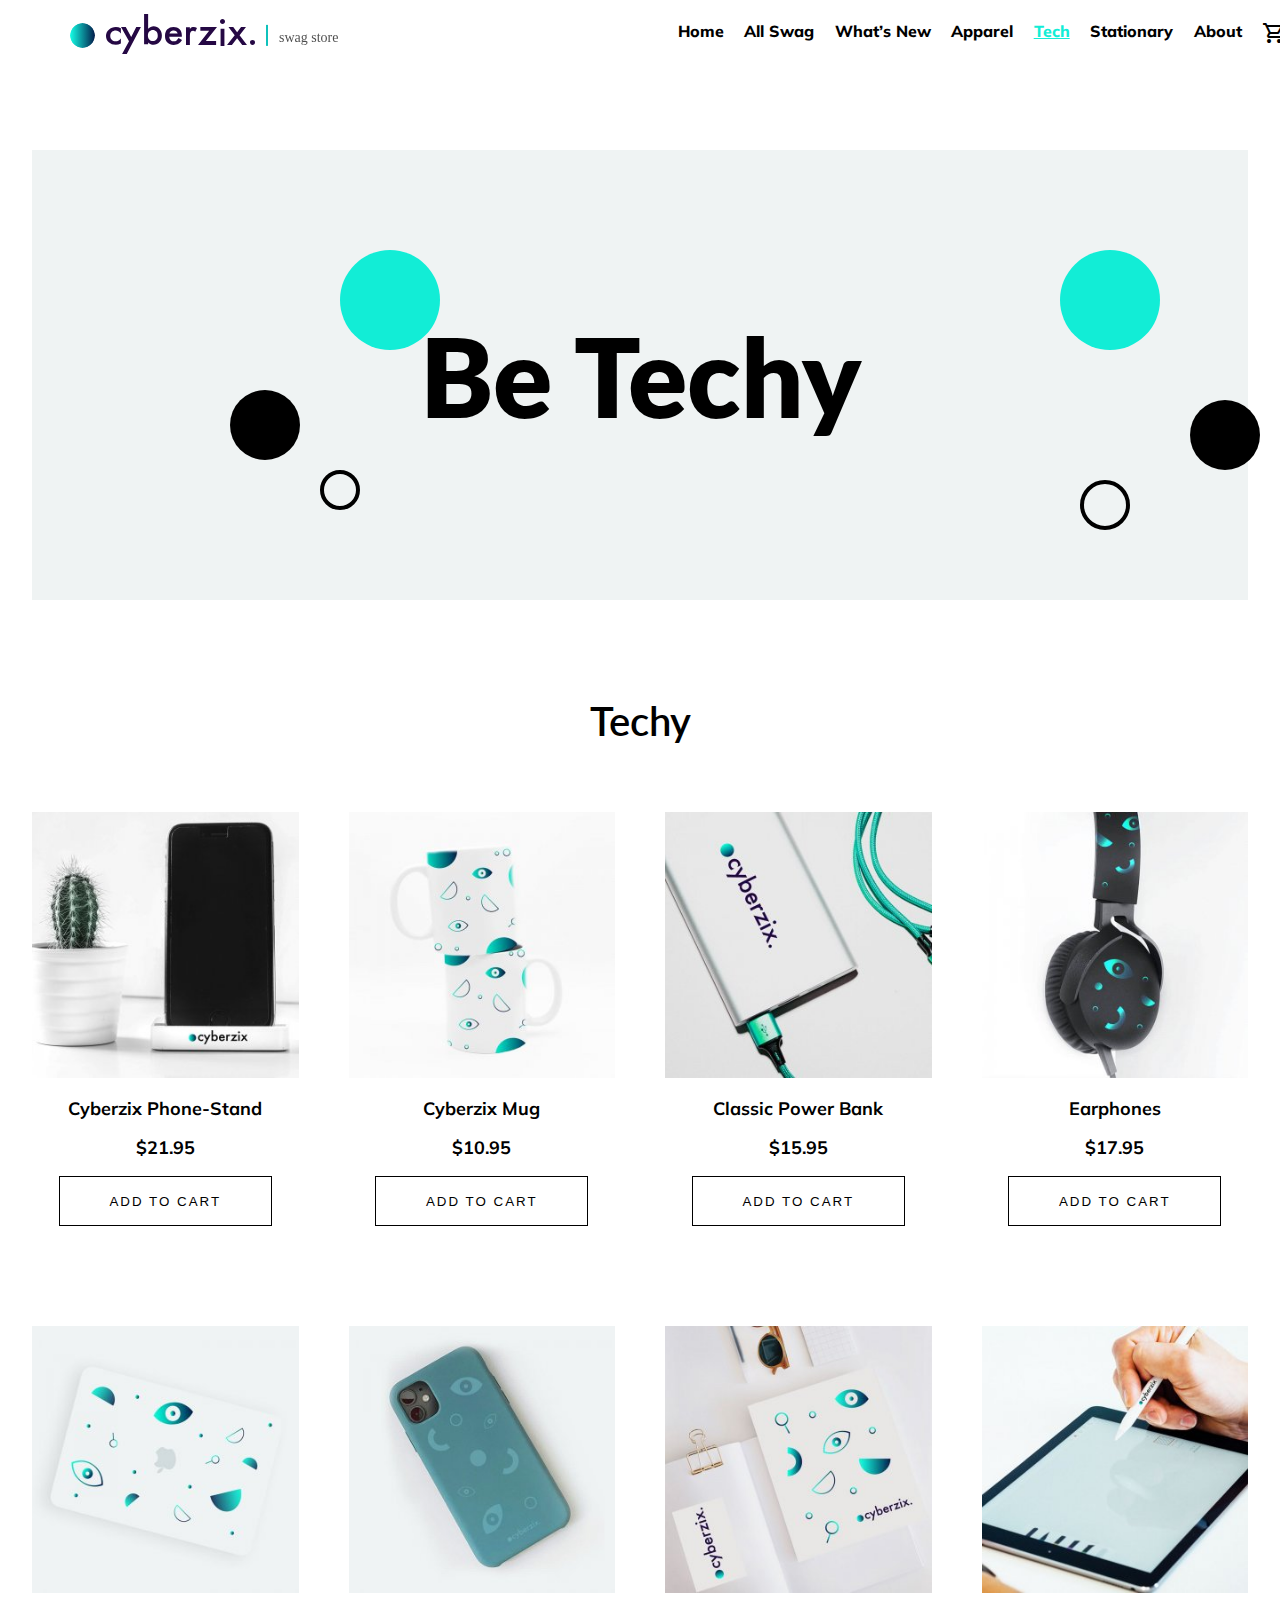
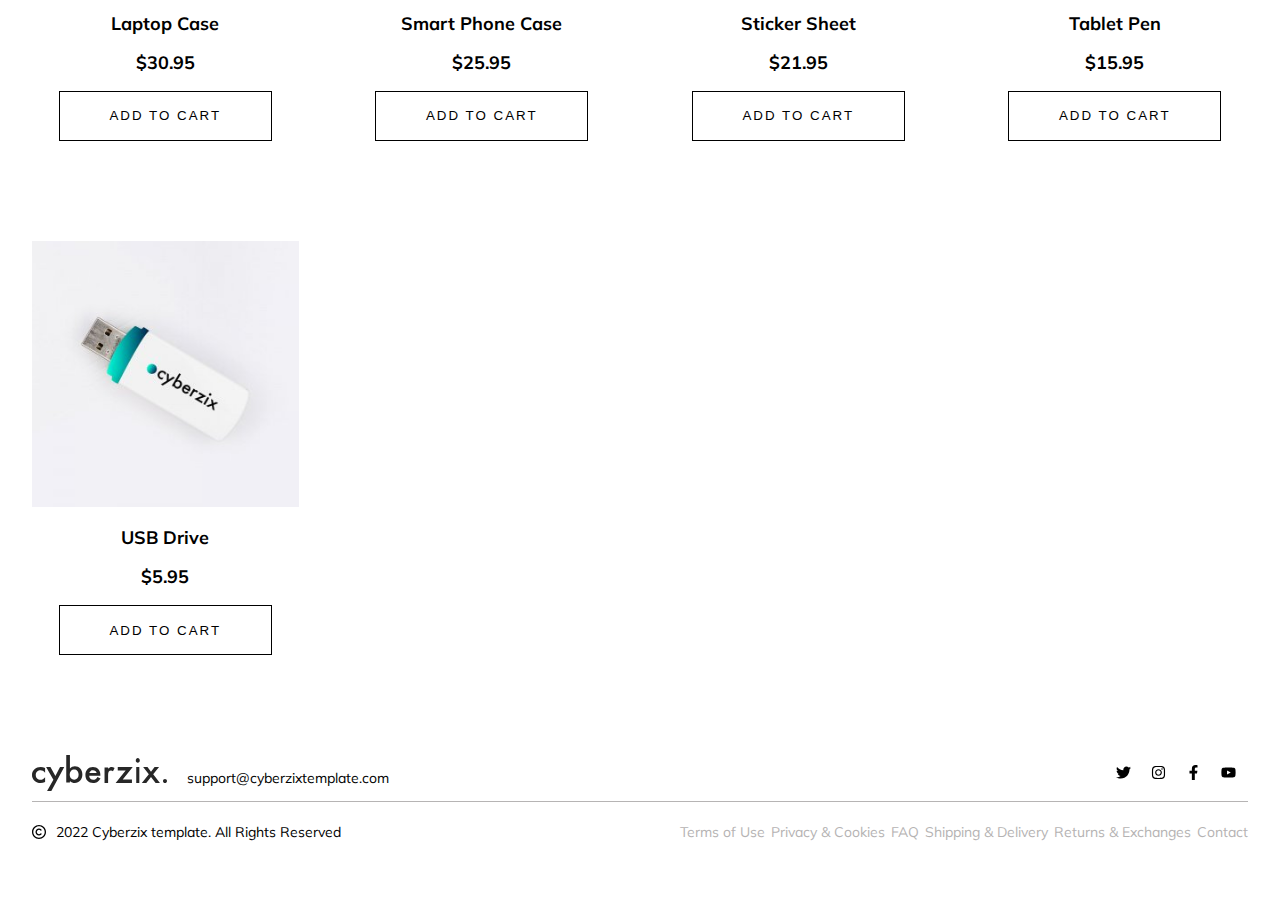
<file: Tech.html>
<!-- https://elementor.com/library/template-kit/merchandise-shop/preview/ -->
<!DOCTYPE html>
<html lang="en">
  <head>
    <meta charset="UTF-8" />
    <meta http-equiv="X-UA-Compatible" content="IE=edge" />
    <meta name="viewport" content="width=device-width, initial-scale=1.0" />
    <title>Cyberzix</title>
    <link rel="stylesheet" href="./Swag-images.css" />
    <link
      href="https://fonts.googleapis.com/css2?family=Mulish:wght@700&display=swap"
      rel="stylesheet"
    />
    <link
      href="https://fonts.googleapis.com/css2?family=Mulish&display=swap"
      rel="stylesheet"
    />
    <link
      rel="stylesheet"
      href="https://fonts.googleapis.com/css2?family=Material+Symbols+Outlined:opsz,wght,FILL,GRAD@48,400,0,0"
    />
    <link
      href="https://fonts.googleapis.com/css2?family=Lato:wght@900&display=swap"
      rel="stylesheet"
    />
  </head>
  <body>
    <div class="sticky">
      <nav class="navbar space">
        <div class="logo">
          <img src="./Images/Cyberzix-logo.svg" alt="" srcset="" />
        </div>
        <div class="home">
          <ul>
            <li><a href="./index.html">Home</a></li>
            <li><a href="./All-swag.html">All Swag</a></li>
            <li><a href="./What-new.html">What’s New</a></li>
            <li><a href="./Apparel.html">Apparel</a></li>
            <li class="first"><a href="./Tech.html">Tech</a></li>
            <li><a href="./stationary.html">Stationary</a></li>
            <li><a href="./About.html">About</a></li>
            <li>
              <a href=""
                ><span class="material-symbols-outlined">
                  shopping_cart
                </span></a
              >
            </li>
          </ul>
        </div>
      </nav>
    </div>

    <section class="Be-swag space">
      <h1>Be Techy</h1>
    </section>

    <div class="green"></div>
    <div class="black"></div>
    <div class="small-black"></div>
    <div class="d-green"></div>
    <div class="d-black"></div>
    <div class="d-small-black"></div>

    <section class="favorites space">
      <div class="Title">
        <h1>Techy</h1>
      </div>
      <div class="fav-products">
        <div class="product">
          <img
            src="./Swag-images/Iphone-StandIphone-Stand-300x300.jpg"
            alt=""
            srcset=""
          />
          <p>Cyberzix Phone-Stand</p>
          <p>$21.95</p>
          <button>ADD TO CART</button>
        </div>
        <div class="product">
          <img src="./Swag-images/mugsMugs-300x300.jpg" alt="" srcset="" />
          <p>Cyberzix Mug</p>
          <p>$10.95</p>
          <button>ADD TO CART</button>
        </div>
        <div class="product">
          <img
            src="./Swag-images/Power-BankT-shirt-300x300.jpg"
            alt=""
            srcset=""
          />
          <p>Classic Power Bank</p>
          <p>$15.95</p>
          <button>ADD TO CART</button>
        </div>
        <div class="product">
          <img
            src="./Swag-images/earphonesEarphones-020820-300x300.jpg"
            alt=""
            srcset=""
          />
          <p>Earphones</p>
          <p>$17.95</p>
          <button>ADD TO CART</button>
        </div>
        <div class="product">
          <img src="./Swag-images/Lap-top-Cover-300x300.jpg" alt="" srcset="" />
          <p>Laptop Case</p>
          <p>$30.95</p>
          <button>ADD TO CART</button>
        </div>
        <div class="product">
          <img src="./Swag-images/Iphone-Case-300x300.jpg" alt="" srcset="" />
          <p>Smart Phone Case</p>
          <p>$25.95</p>
          <button>ADD TO CART</button>
        </div>
        <div class="product">
          <img
            src="./Swag-images/StckersSticker-300x300.jpg"
            alt=""
            srcset=""
          />
          <p>Sticker Sheet</p>
          <p>$21.95</p>
          <button>ADD TO CART</button>
        </div>
        <div class="product">
          <img src="./Swag-images/Apple-pen-300x300.jpg" alt="" srcset="" />
          <p>Tablet Pen</p>
          <p>$15.95</p>
          <button>ADD TO CART</button>
        </div>
        <div class="product">
          <img src="./Swag-images/USbUSB-190720-300x300.jpg" alt="" srcset="" />
          <p>USB Drive</p>
          <p>$5.95</p>
          <button>ADD TO CART</button>
        </div>
      </div>
    </section>

    <footer class="space">
      <div class="U-footer">
        <div class="logo">
          <a href=""
            ><img src="./Images/Cyberzix-logo_footer.svg" alt="" srcset=""
          /></a>

          <p>support@cyberzixtemplate.com</p>
        </div>

        <div class="media">
          <ul>
            <li>
              <a href=""><img src="./Images/twitter.svg" alt="" /></a>
            </li>
            <li>
              <a href=""><img src="./Images/instagram.svg" alt="" /></a>
            </li>
            <li>
              <a href=""><img src="./Images/facebook-f.svg" alt="" /></a>
            </li>
            <li>
              <a href=""><img src="./Images/youtube.svg" alt="" /></a>
            </li>
          </ul>
        </div>
      </div>

      <div class="L-footer">
        <div class="copywrite">
          <img src="./Images/copyright-regular.svg" alt="" /> 2022 Cyberzix
          template. All Rights Reserved
        </div>

        <div class="terms">
          <ul>
            <li><a href="">Terms of Use</a></li>
            <li><a href="">Privacy & Cookies</a></li>
            <li><a href="">FAQ</a></li>
            <li><a href="">Shipping & Delivery</a></li>
            <li><a href="">Returns & Exchanges</a></li>
            <li><a href="">Contact</a></li>
          </ul>
        </div>
      </div>
    </footer>
  </body>
</html>
</file>
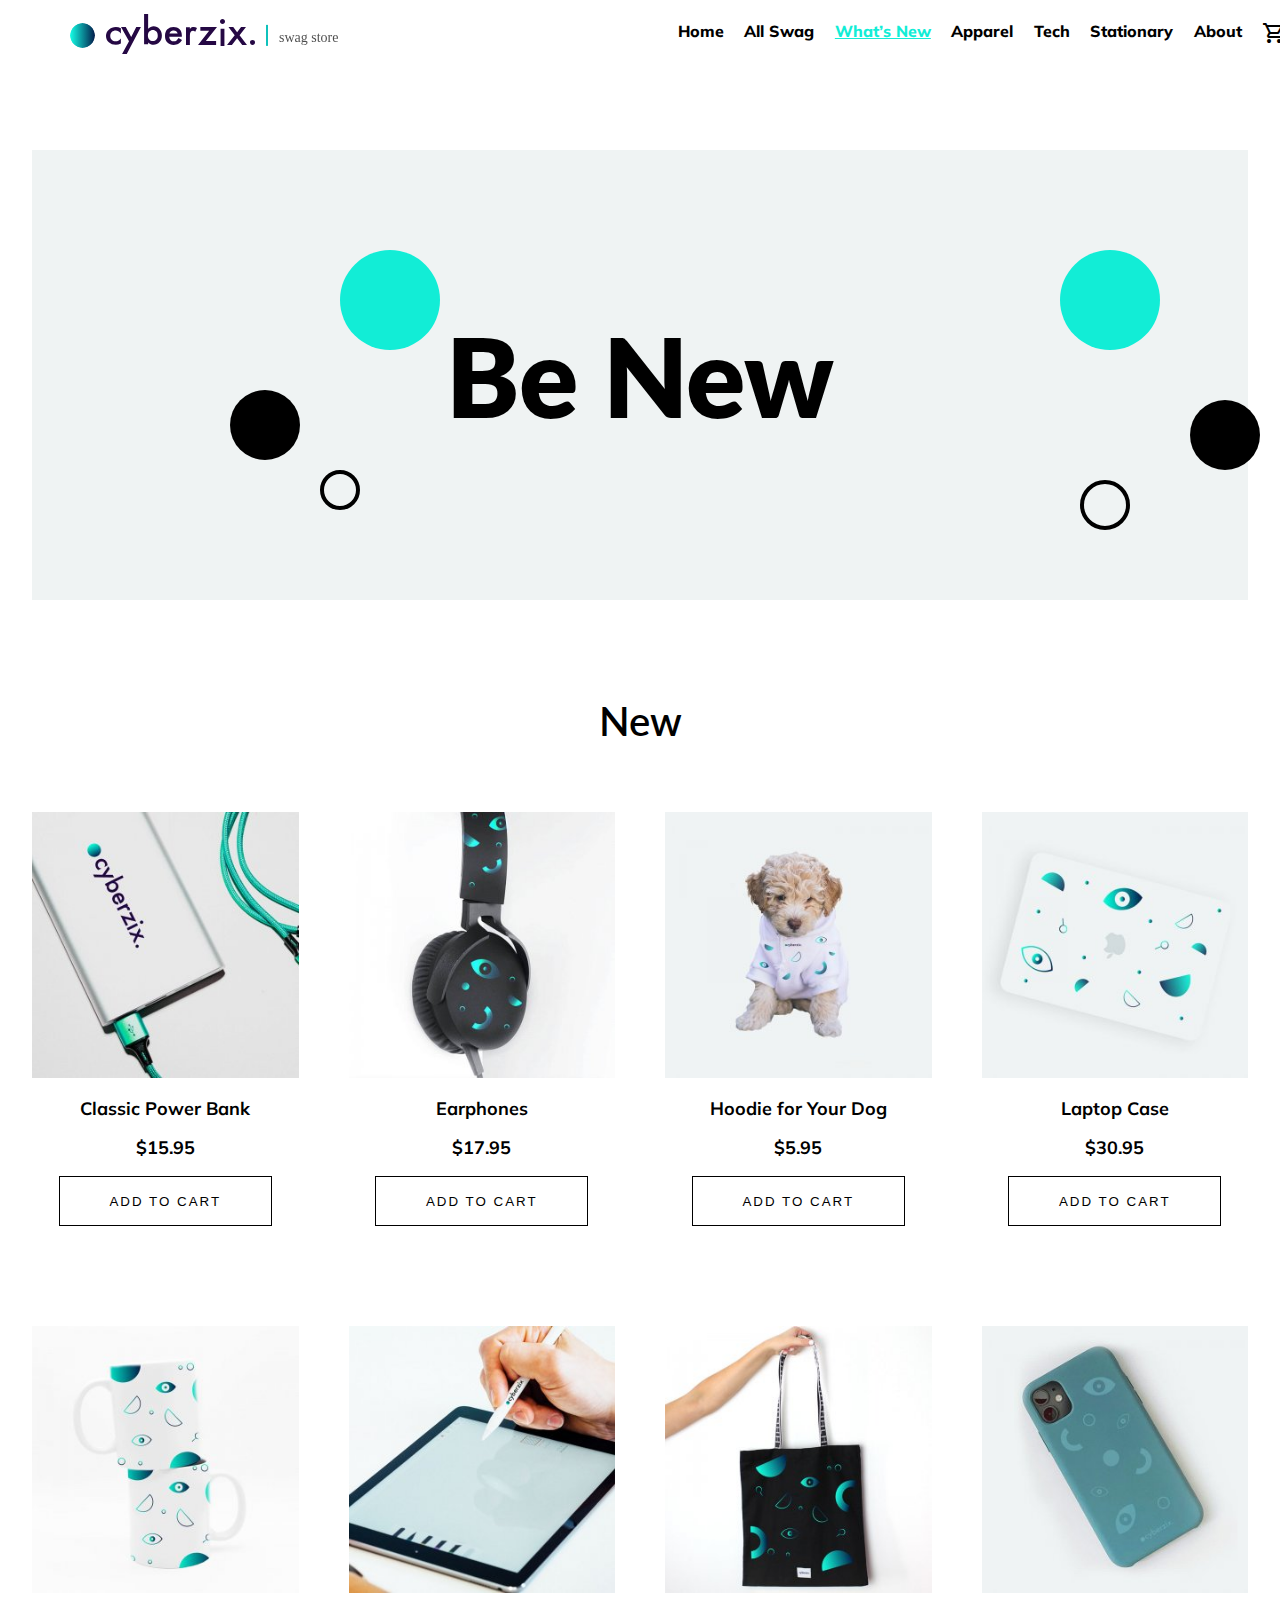
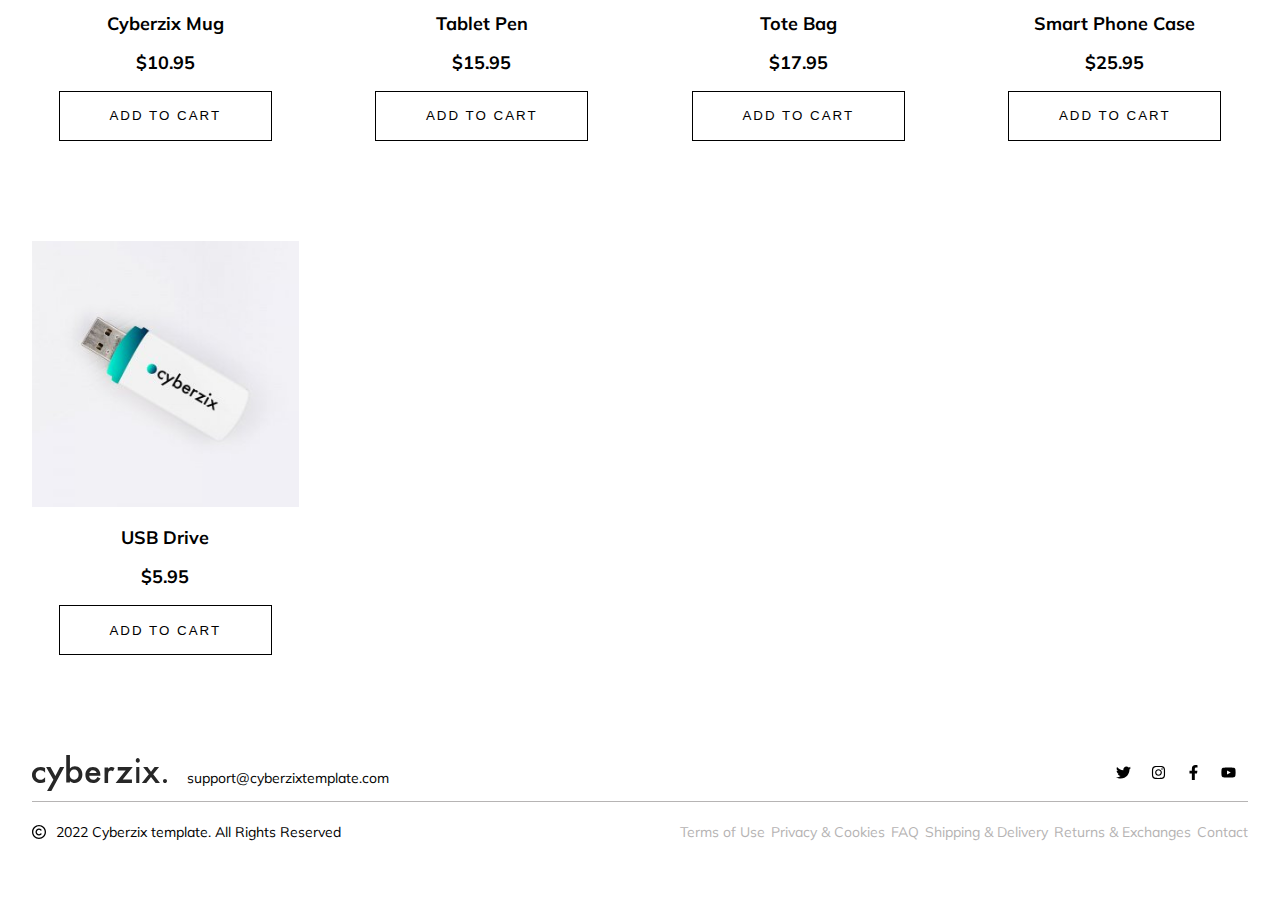
<file: What-new.html>
<!-- https://elementor.com/library/template-kit/merchandise-shop/preview/ -->
<!DOCTYPE html>
<html lang="en">
  <head>
    <meta charset="UTF-8" />
    <meta http-equiv="X-UA-Compatible" content="IE=edge" />
    <meta name="viewport" content="width=device-width, initial-scale=1.0" />
    <title>Cyberzix</title>
    <link rel="stylesheet" href="./Swag-images.css" />
    <link
      href="https://fonts.googleapis.com/css2?family=Mulish:wght@700&display=swap"
      rel="stylesheet"
    />
    <link
      href="https://fonts.googleapis.com/css2?family=Mulish&display=swap"
      rel="stylesheet"
    />
    <link
      rel="stylesheet"
      href="https://fonts.googleapis.com/css2?family=Material+Symbols+Outlined:opsz,wght,FILL,GRAD@48,400,0,0"
    />
    <link
      href="https://fonts.googleapis.com/css2?family=Lato:wght@900&display=swap"
      rel="stylesheet"
    />
  </head>
  <body>
    <div class="sticky">
      <nav class="navbar space">
        <div class="logo">
          <img src="./Images/Cyberzix-logo.svg" alt="" srcset="" />
        </div>
        <div class="home">
          <ul>
            <li><a href="./index.html">Home</a></li>
            <li><a href="./All-swag.html">All Swag</a></li>
            <li class="first"><a href="./What-new.html">What’s New</a></li>
            <li><a href="./Apparel.html">Apparel</a></li>
            <li><a href="./Tech.html">Tech</a></li>
            <li><a href="./stationary.html">Stationary</a></li>
            <li><a href="./About.html">About</a></li>
            <li>
              <a href=""
                ><span class="material-symbols-outlined">
                  shopping_cart
                </span></a
              >
            </li>
          </ul>
        </div>
      </nav>
    </div>

    <section class="Be-swag space">
      <h1>Be New</h1>
    </section>

    <div class="green"></div>
    <div class="black"></div>
    <div class="small-black"></div>
    <div class="d-green"></div>
    <div class="d-black"></div>
    <div class="d-small-black"></div>

    <section class="favorites space">
      <div class="Title">
        <h1>New</h1>
      </div>
      <div class="fav-products">
        <div class="product">
          <img
            src="./Swag-images/Power-BankT-shirt-300x300.jpg"
            alt=""
            srcset=""
          />
          <p>Classic Power Bank</p>
          <p>$15.95</p>
          <button>ADD TO CART</button>
        </div>
        <div class="product">
          <img
            src="./Swag-images/earphonesEarphones-020820-300x300.jpg"
            alt=""
            srcset=""
          />
          <p>Earphones</p>
          <p>$17.95</p>
          <button>ADD TO CART</button>
        </div>
        <div class="product">
          <img
            src="./Swag-images/Dog-hoodieDog-HoodieDog-Hoodie-300x300.jpg"
            alt=""
            srcset=""
          />
          <p>Hoodie for Your Dog</p>
          <p>$5.95</p>
          <button>ADD TO CART</button>
        </div>
        <div class="product">
          <img src="./Swag-images/Lap-top-Cover-300x300.jpg" alt="" srcset="" />
          <p>Laptop Case</p>
          <p>$30.95</p>
          <button>ADD TO CART</button>
        </div>
        <div class="product">
          <img src="./Swag-images/mugsMugs-300x300.jpg" alt="" srcset="" />
          <p>Cyberzix Mug</p>
          <p>$10.95</p>
          <button>ADD TO CART</button>
        </div>
        <div class="product">
          <img src="./Swag-images/Apple-pen-300x300.jpg" alt="" srcset="" />
          <p>Tablet Pen</p>
          <p>$15.95</p>
          <button>ADD TO CART</button>
        </div>
        <div class="product">
          <img
            src="./Swag-images/Tote-bagTote-Bag-300x300.jpg"
            alt=""
            srcset=""
          />
          <p>Tote Bag</p>
          <p>$17.95</p>
          <button>ADD TO CART</button>
        </div>
        <div class="product">
          <img src="./Swag-images/Iphone-Case-300x300.jpg" alt="" srcset="" />
          <p>Smart Phone Case</p>
          <p>$25.95</p>
          <button>ADD TO CART</button>
        </div>
        <div class="product">
          <img src="./Swag-images/USbUSB-190720-300x300.jpg" alt="" srcset="" />
          <p>USB Drive</p>
          <p>$5.95</p>
          <button>ADD TO CART</button>
        </div>
      </div>
    </section>

    <footer class="space">
      <div class="U-footer">
        <div class="logo">
          <a href=""
            ><img src="./Images/Cyberzix-logo_footer.svg" alt="" srcset=""
          /></a>

          <p>support@cyberzixtemplate.com</p>
        </div>

        <div class="media">
          <ul>
            <li>
              <a href=""><img src="./Images/twitter.svg" alt="" /></a>
            </li>
            <li>
              <a href=""><img src="./Images/instagram.svg" alt="" /></a>
            </li>
            <li>
              <a href=""><img src="./Images/facebook-f.svg" alt="" /></a>
            </li>
            <li>
              <a href=""><img src="./Images/youtube.svg" alt="" /></a>
            </li>
          </ul>
        </div>
      </div>

      <div class="L-footer">
        <div class="copywrite">
          <img src="./Images/copyright-regular.svg" alt="" /> 2022 Cyberzix
          template. All Rights Reserved
        </div>

        <div class="terms">
          <ul>
            <li><a href="">Terms of Use</a></li>
            <li><a href="">Privacy & Cookies</a></li>
            <li><a href="">FAQ</a></li>
            <li><a href="">Shipping & Delivery</a></li>
            <li><a href="">Returns & Exchanges</a></li>
            <li><a href="">Contact</a></li>
          </ul>
        </div>
      </div>
    </footer>
  </body>
</html>
</file>
<file: style.css>
html {
  box-sizing: border-box;
  font-size: 10px;
}

*,
*:before,
*:after {
  box-sizing: border-box;
}

body {
  margin: 0;
  padding: 0;
}

.space {
  width: 95vw;
  max-width: 1380px;
  margin: auto;
}

/******** Navbar  ********/
.sticky {
  position: fixed;
  left: 0;
  top: 0;
  z-index: 2;
  background: white;
  padding: 0 7rem;
}

.navbar {
  display: flex;
  justify-content: space-between;
  align-items: center;
  height: 7rem;
}
.navbar .logo {
  width: 20%;
}
.navbar .home {
  width: 50%;
}
.navbar .home ul {
  display: flex;
  list-style: none;
  justify-content: space-between;
  padding: 0;
}
.navbar .home ul li a {
  text-decoration: none;
  font-family: "Mulish", sans-serif;
  font-size: 16px;
  font-weight: 800;
  line-height: 21px;
  color: black;
}
.navbar .home ul li a:hover {
  text-decoration: underline;
  color: #12edd6;
}
.navbar .home ul .first a {
  text-decoration: underline;
  color: #12edd6;
}

/*********** Hero-page*************/
.intro {
  display: flex;
  position: relative;
  top: 7rem;
  height: 90vh;
}
.intro .explore-swag {
  width: 50%;
  padding: 1rem;
}
.intro .explore-swag h1 {
  font-size: 11rem;
  font-family: "Lato", sans-serif;
  font-weight: 800;
  line-height: 12rem;
  margin-top: 4rem;
}
.intro .explore-swag h1 hr {
  border: 0;
  margin: 0;
}
.intro .explore-swag h1 span {
  color: #12edd6;
}
.intro .explore-swag p {
  font-family: "Mulish", sans-serif;
  font-size: 24px;
}
.intro .explore-swag button {
  background: black;
  color: white;
  font-family: "Mulish", sans-serif;
  font-size: 16px;
  text-align: center;
  width: 27rem;
  height: 5rem;
  border: 0;
}
.intro .explore-swag button:hover {
  background: white;
  color: black;
  border: 1px solid black;
}
.intro .image {
  position: relative;
  left: 12rem;
  top: 2rem;
}
.intro .image .green {
  background: #12edd6;
  border-radius: 50%;
  height: 24.2rem;
  width: 24.2rem;
  position: relative;
  left: -5rem;
}
.intro .image .black {
  background: black;
  border-radius: 50%;
  height: 7rem;
  width: 7rem;
  position: relative;
  left: -7rem;
  top: -21rem;
}
.intro .image .small-black {
  background: black;
  border-radius: 50%;
  height: 4rem;
  width: 4rem;
  position: relative;
  left: -11rem;
  top: -20rem;
}
.intro .image img {
  position: relative;
  top: -34rem;
  border-radius: 50%;
}
.intro .image .d-green {
  background: #12edd6;
  border-radius: 50%;
  height: 16.2rem;
  width: 16.2rem;
  position: relative;
  left: 36rem;
  top: -45rem;
}
.intro .image .d-black {
  background: black;
  border-radius: 50%;
  height: 6rem;
  width: 6rem;
  position: relative;
  left: 49rem;
  top: -59rem;
}
.intro .image .d-small-black {
  background: black;
  border-radius: 50%;
  height: 3rem;
  width: 3rem;
  position: relative;
  left: 54rem;
  top: -58rem;
}

/************* OUR FAVORITES *****************/
.favorites {
  margin-top: 10rem;
  margin-bottom: 10rem;
}
.favorites .Title {
  text-align: center;
  padding: 4rem 0;
}
.favorites .Title h1 {
  font-size: 4rem;
  font-family: "Lato", sans-serif;
  font-weight: 600;
}
.favorites .fav-products {
  display: grid;
  grid-template-columns: repeat(4, 1fr);
  grid-row-gap: 10rem;
  grid-column-gap: 5rem;
}
.favorites .fav-products .product {
  text-align: center;
}
.favorites .fav-products .product img {
  width: 100%;
}
.favorites .fav-products .product p {
  font-size: 1.8rem;
  font-family: "Mulish", sans-serif;
  font-weight: 700;
  line-height: 2.1rem;
}
.favorites .fav-products .product button {
  width: 80%;
  height: 5rem;
  text-align: center;
  background: white;
  color: black;
  border: 1px solid black;
  letter-spacing: 0.2rem;
}
.favorites .fav-products .product button:hover {
  color: #12edd6;
  border: 1px solid #12edd6;
}

/******************  FOOTER  ***********************/
footer .U-footer {
  display: flex;
  justify-content: space-between;
  border-bottom: 1px solid rgb(182, 180, 180);
}
footer .U-footer .logo {
  width: 25%;
  display: flex;
}
footer .U-footer .logo img {
  padding-right: 2rem;
}
footer .U-footer .logo p {
  font-size: 1.4rem;
  font-family: "Mulish", sans-serif;
  font-weight: 400;
}
footer .U-footer .media {
  width: 15%;
}
footer .U-footer .media ul {
  display: flex;
  list-style: none;
}
footer .U-footer .media ul li {
  padding: 0 1rem;
}
footer .U-footer .media ul li a {
  width: 2rem;
}
footer .U-footer .media ul li a img {
  width: 1.5rem;
  height: 1.5rem;
}
footer .U-footer .media ul li a img:hover {
  color: #12edd6;
}
footer .L-footer {
  display: flex;
  justify-content: space-between;
  align-items: center;
  height: 6rem;
  margin-bottom: 4rem;
}
footer .L-footer .copywrite {
  display: flex;
  align-items: center;
  font-size: 1.4rem;
  font-family: "Mulish", sans-serif;
  font-weight: 400;
}
footer .L-footer .copywrite img {
  height: 1.4rem;
  padding-right: 1rem;
}
footer .L-footer .terms {
  width: 50%;
}
footer .L-footer .terms ul {
  display: flex;
  justify-content: space-between;
  list-style: none;
  align-items: center;
}
footer .L-footer .terms ul li a {
  text-decoration: none;
  font-size: 1.4rem;
  font-family: "Mulish", sans-serif;
  font-weight: 400;
  color: rgb(181, 179, 179);
}
footer .L-footer .terms ul li a:hover {
  color: #12edd6;
}/*# sourceMappingURL=style.css.map */
</file>
<file: About.css>
html {
  box-sizing: border-box;
  font-size: 10px;
  margin: 0;
}

*,
*:before,
*:after {
  box-sizing: border-box;
}

body {
  margin: 0;
  padding: 0;
}

.space {
  width: 95vw;
  max-width: 1380px;
  margin: auto;
}

/******** Navbar  ********/
.sticky {
  position: fixed;
  left: 0;
  top: 0;
  z-index: 2;
  background: white;
  padding: 0 7rem;
}

.navbar {
  display: flex;
  justify-content: space-between;
  align-items: center;
  height: 7rem;
}
.navbar .logo {
  width: 20%;
}
.navbar .home {
  width: 50%;
}
.navbar .home ul {
  display: flex;
  list-style: none;
  justify-content: space-between;
  padding: 0;
}
.navbar .home ul li a {
  text-decoration: none;
  font-family: "Mulish", sans-serif;
  font-size: 16px;
  font-weight: 800;
  line-height: 21px;
  color: black;
}
.navbar .home ul li a:hover {
  text-decoration: underline;
  color: #12edd6;
}
.navbar .home ul .first a {
  text-decoration: underline;
  color: #12edd6;
}

/*********** Hero-page*************/
.intro {
  display: flex;
  position: relative;
  top: 7rem;
  height: 100vh;
  margin-bottom: 40rem;
}
.intro .image {
  position: relative;
  top: 2rem;
}
.intro .image .green {
  background: #12edd6;
  border-radius: 50%;
  height: 24.2rem;
  width: 24.2rem;
  position: relative;
  left: -5rem;
}
.intro .image .black {
  background: black;
  border-radius: 50%;
  height: 7rem;
  width: 7rem;
  position: relative;
  left: -7rem;
  top: -21rem;
}
.intro .image .small-black {
  background: black;
  border-radius: 50%;
  height: 4rem;
  width: 4rem;
  position: relative;
  left: -11rem;
  top: -20rem;
}
.intro .image img {
  position: relative;
  top: -34rem;
  border-radius: 50%;
}
.intro .image .d-green {
  background: #12edd6;
  border-radius: 50%;
  height: 16.2rem;
  width: 16.2rem;
  position: relative;
  left: 36rem;
  top: -45rem;
}
.intro .image .d-black {
  background: black;
  border-radius: 50%;
  height: 6rem;
  width: 6rem;
  position: relative;
  left: 49rem;
  top: -59rem;
}
.intro .image .d-small-black {
  background: black;
  border-radius: 50%;
  height: 3rem;
  width: 3rem;
  position: relative;
  left: 54rem;
  top: -58rem;
}
.intro .explore-swag {
  width: 60%;
  padding: 1rem;
  padding-left: 12rem;
}
.intro .explore-swag h1 {
  font-size: 11rem;
  font-family: "Lato", sans-serif;
  font-weight: 800;
  line-height: 10rem;
  margin: 4rem 0;
}
.intro .explore-swag h1 hr {
  border: 0;
  margin: 0;
}
.intro .explore-swag h1 span {
  color: #12edd6;
}
.intro .explore-swag p {
  font-family: "Mulish", sans-serif;
  font-size: 16px;
}
.intro .explore-swag h3 {
  font-family: "Mulish", sans-serif;
  font-size: 40px;
  margin-top: 8rem;
  margin-bottom: 2rem;
  line-height: 40px;
}

/******************  FOOTER  ***********************/
footer {
  height: 12rem;
}
footer .U-footer {
  display: flex;
  justify-content: space-between;
  border-bottom: 1px solid rgb(182, 180, 180);
}
footer .U-footer .logo {
  width: 25%;
  display: flex;
}
footer .U-footer .logo img {
  padding-right: 2rem;
}
footer .U-footer .logo p {
  font-size: 1.4rem;
  font-family: "Mulish", sans-serif;
  font-weight: 400;
}
footer .U-footer .media {
  width: 15%;
}
footer .U-footer .media ul {
  display: flex;
  list-style: none;
}
footer .U-footer .media ul li {
  padding: 0 1rem;
}
footer .U-footer .media ul li a {
  width: 2rem;
}
footer .U-footer .media ul li a img {
  width: 1.5rem;
  height: 1.5rem;
}
footer .U-footer .media ul li a img:hover {
  color: #12edd6;
}
footer .L-footer {
  display: flex;
  justify-content: space-between;
  align-items: center;
  height: 6rem;
}
footer .L-footer .copywrite {
  display: flex;
  align-items: center;
  font-size: 1.4rem;
  font-family: "Mulish", sans-serif;
  font-weight: 400;
}
footer .L-footer .copywrite img {
  height: 1.4rem;
  padding-right: 1rem;
}
footer .L-footer .terms {
  width: 50%;
}
footer .L-footer .terms ul {
  display: flex;
  justify-content: space-between;
  list-style: none;
  align-items: center;
}
footer .L-footer .terms ul li a {
  text-decoration: none;
  font-size: 1.4rem;
  font-family: "Mulish", sans-serif;
  font-weight: 400;
  color: rgb(181, 179, 179);
}
footer .L-footer .terms ul li a:hover {
  color: #12edd6;
}/*# sourceMappingURL=About.css.map */
</file>
<file: Swag-images.css>
html {
  box-sizing: inherit;
  font-size: 10px;
  margin: 0;
}

*,
*:before,
*:after {
  box-sizing: border-box;
}

body {
  margin: 0;
  padding: 0;
}

.space {
  width: 95vw;
  max-width: 1380px;
  margin: auto;
}

/******** Navbar  ********/
.sticky {
  position: fixed;
  left: 0;
  top: 0;
  z-index: 2;
  background: white;
  padding: 0 7rem;
}

.navbar {
  display: flex;
  justify-content: space-between;
  align-items: center;
  height: 7rem;
}
.navbar .logo {
  width: 20%;
}
.navbar .home {
  width: 50%;
}
.navbar .home ul {
  display: flex;
  list-style: none;
  justify-content: space-between;
  padding: 0;
}
.navbar .home ul li a {
  text-decoration: none;
  font-family: "Mulish", sans-serif;
  font-size: 16px;
  font-weight: 800;
  line-height: 21px;
  color: black;
}
.navbar .home ul li a:hover {
  text-decoration: underline;
  color: #12edd6;
}
.navbar .home ul .first a {
  text-decoration: underline;
  color: #12edd6;
}

/*********** Be-Swag *************/
.Be-swag {
  display: flex;
  justify-content: center;
  align-items: center;
  position: relative;
  top: 15rem;
  height: 50vh;
  background: #eff3f3;
}
.Be-swag h1 {
  font-size: 11rem;
  font-family: "Lato", sans-serif;
  font-weight: 800;
  line-height: 12rem;
  margin: 4rem;
  position: static;
}

.green {
  background: #12edd6;
  border-radius: 50%;
  height: 10rem;
  width: 10rem;
  position: relative;
  left: 34rem;
  top: -20rem;
}

.black {
  background: black;
  border-radius: 50%;
  height: 7rem;
  width: 7rem;
  position: relative;
  left: 23rem;
  top: -16rem;
}

.small-black {
  border: 4px solid black;
  border-radius: 50%;
  height: 4rem;
  width: 4rem;
  position: relative;
  left: 32rem;
  top: -15rem;
}

.d-green {
  background: #12edd6;
  border-radius: 50%;
  height: 10rem;
  width: 10rem;
  position: relative;
  left: 106rem;
  top: -41rem;
}

.d-black {
  background: black;
  border-radius: 50%;
  height: 7rem;
  width: 7rem;
  position: relative;
  left: 119rem;
  top: -36rem;
}

.d-small-black {
  border: 4px solid black;
  border-radius: 50%;
  height: 5rem;
  width: 5rem;
  position: relative;
  left: 108rem;
  top: -35rem;
}

/************* OUR FAVORITES *****************/
.favorites {
  margin-top: -25rem;
  margin-bottom: 10rem;
}
.favorites .Title {
  text-align: center;
  padding: 4rem 0;
}
.favorites .Title h1 {
  font-size: 4rem;
  font-family: "Lato", sans-serif;
  font-weight: 600;
}
.favorites .fav-products {
  display: grid;
  grid-template-columns: repeat(4, 1fr);
  grid-row-gap: 10rem;
  grid-column-gap: 5rem;
}
.favorites .fav-products .product {
  text-align: center;
}
.favorites .fav-products .product img {
  width: 100%;
}
.favorites .fav-products .product p {
  font-size: 1.8rem;
  font-family: "Mulish", sans-serif;
  font-weight: 700;
  line-height: 2.1rem;
}
.favorites .fav-products .product button {
  width: 80%;
  height: 5rem;
  text-align: center;
  background: white;
  color: black;
  border: 1px solid black;
  letter-spacing: 0.2rem;
}
.favorites .fav-products .product button:hover {
  color: #12edd6;
  border: 1px solid #12edd6;
}

/******************  FOOTER  ***********************/
footer .U-footer {
  display: flex;
  justify-content: space-between;
  border-bottom: 1px solid rgb(182, 180, 180);
}
footer .U-footer .logo {
  width: 25%;
  display: flex;
}
footer .U-footer .logo img {
  padding-right: 2rem;
}
footer .U-footer .logo p {
  font-size: 1.4rem;
  font-family: "Mulish", sans-serif;
  font-weight: 400;
}
footer .U-footer .media {
  width: 15%;
}
footer .U-footer .media ul {
  display: flex;
  list-style: none;
}
footer .U-footer .media ul li {
  padding: 0 1rem;
}
footer .U-footer .media ul li a {
  width: 2rem;
}
footer .U-footer .media ul li a img {
  width: 1.5rem;
  height: 1.5rem;
}
footer .U-footer .media ul li a img:hover {
  color: #12edd6;
}
footer .L-footer {
  display: flex;
  justify-content: space-between;
  align-items: center;
  height: 6rem;
  margin-bottom: 4rem;
}
footer .L-footer .copywrite {
  display: flex;
  align-items: center;
  font-size: 1.4rem;
  font-family: "Mulish", sans-serif;
  font-weight: 400;
}
footer .L-footer .copywrite img {
  height: 1.4rem;
  padding-right: 1rem;
}
footer .L-footer .terms {
  width: 50%;
}
footer .L-footer .terms ul {
  display: flex;
  justify-content: space-between;
  list-style: none;
  align-items: center;
}
footer .L-footer .terms ul li a {
  text-decoration: none;
  font-size: 1.4rem;
  font-family: "Mulish", sans-serif;
  font-weight: 400;
  color: rgb(181, 179, 179);
}
footer .L-footer .terms ul li a:hover {
  color: #12edd6;
}/*# sourceMappingURL=Swag-images.css.map */
</file>
